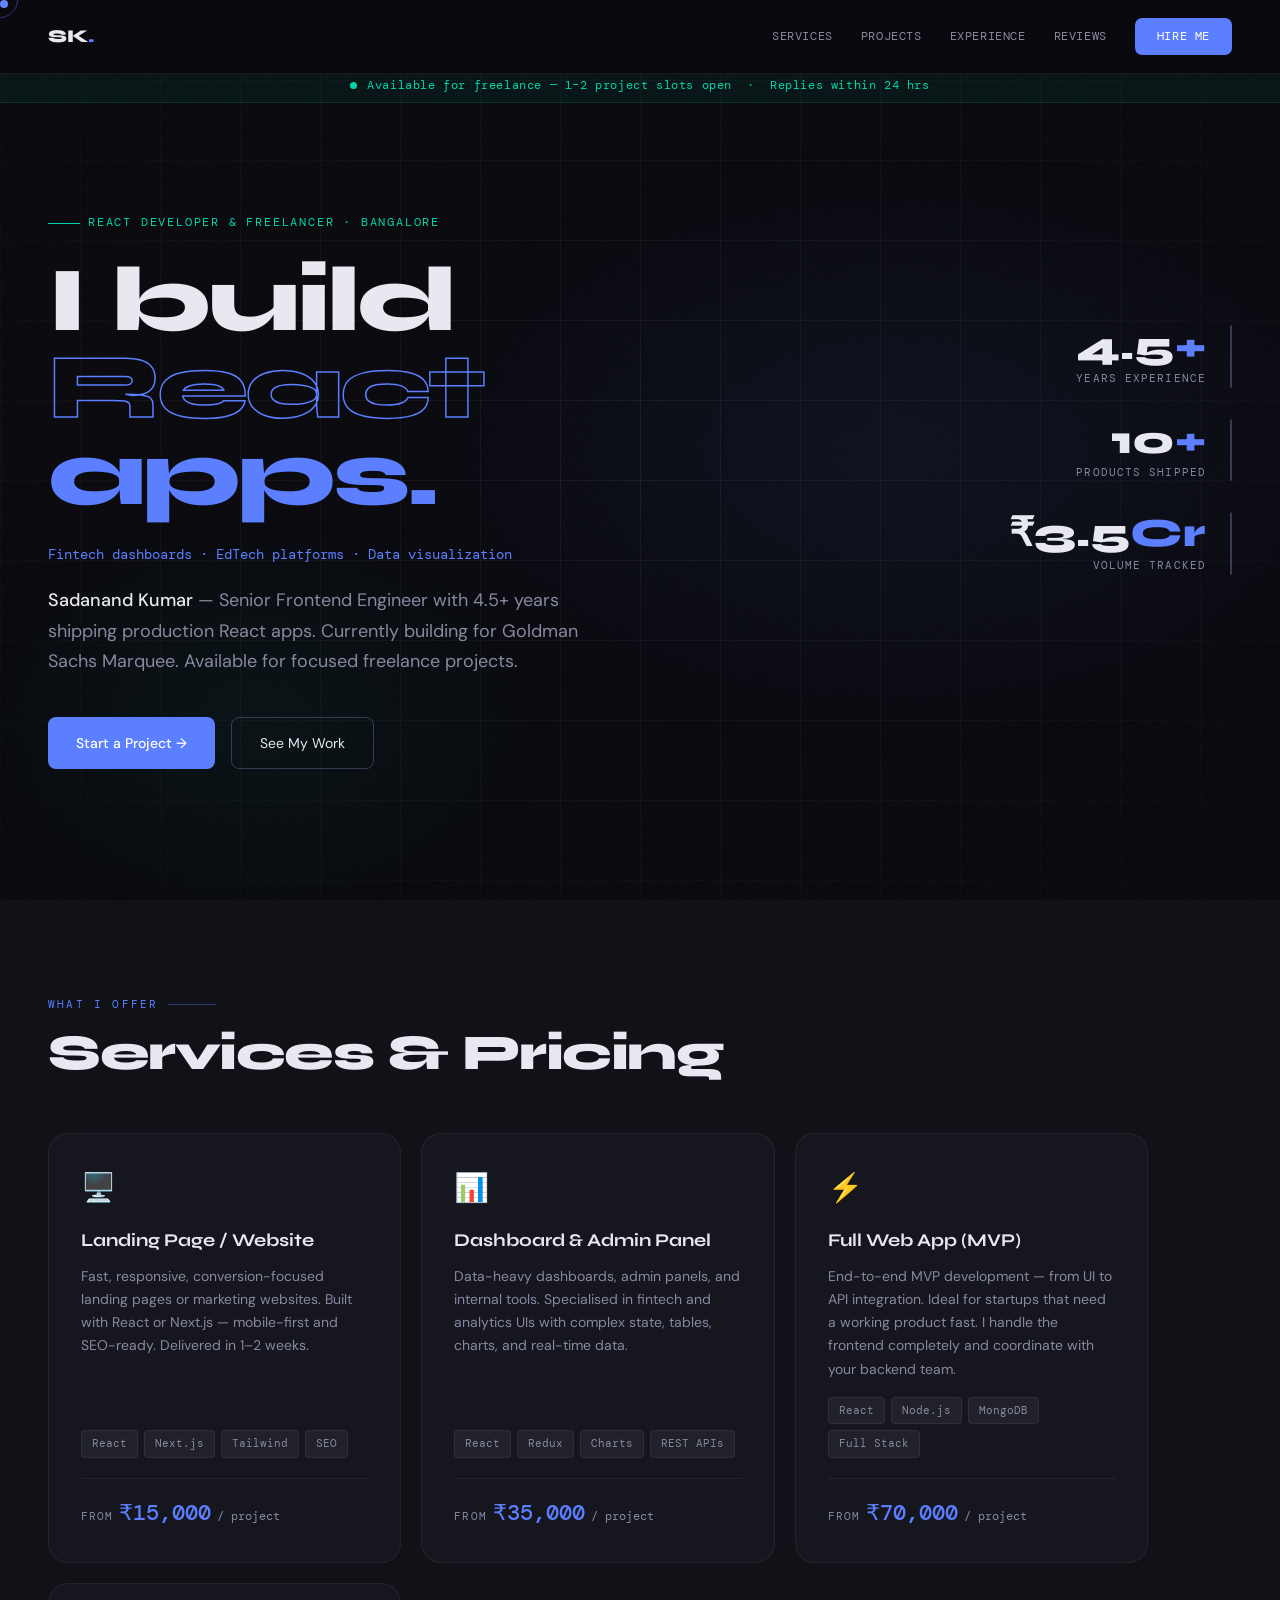
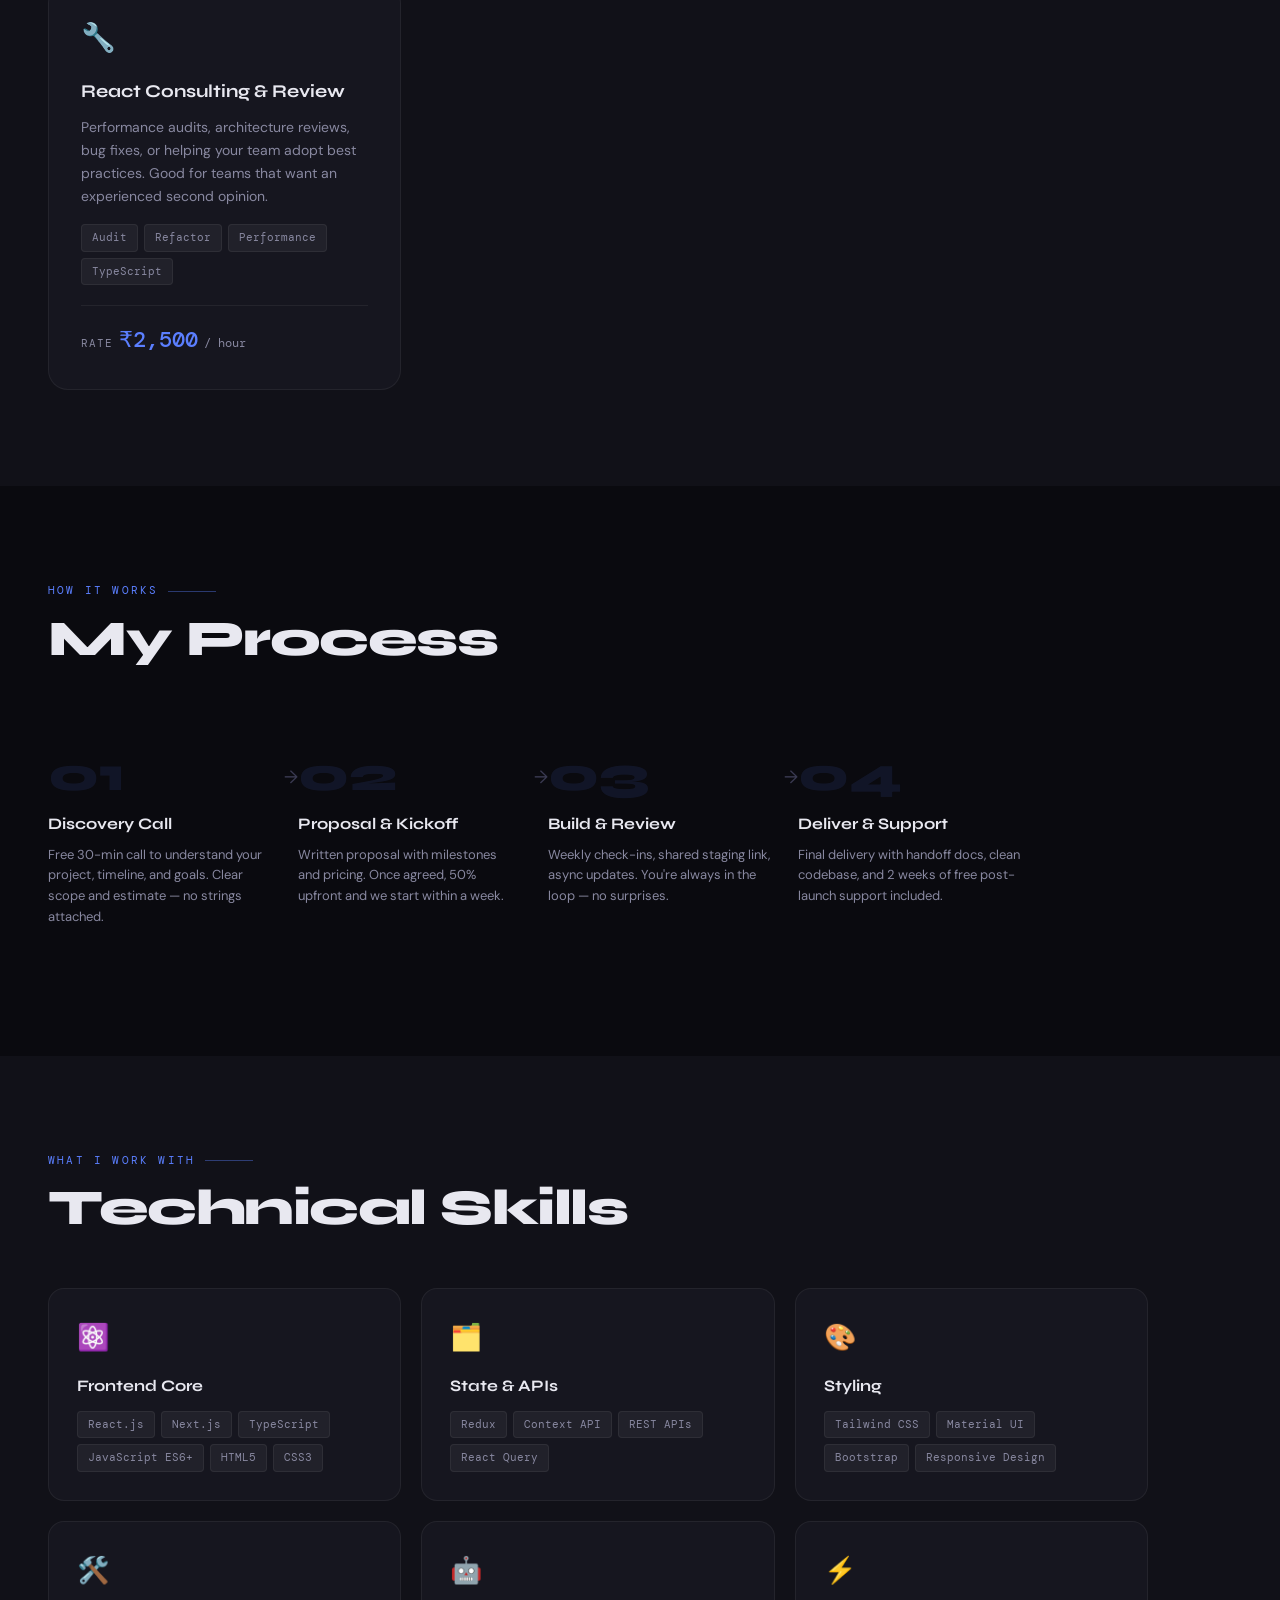
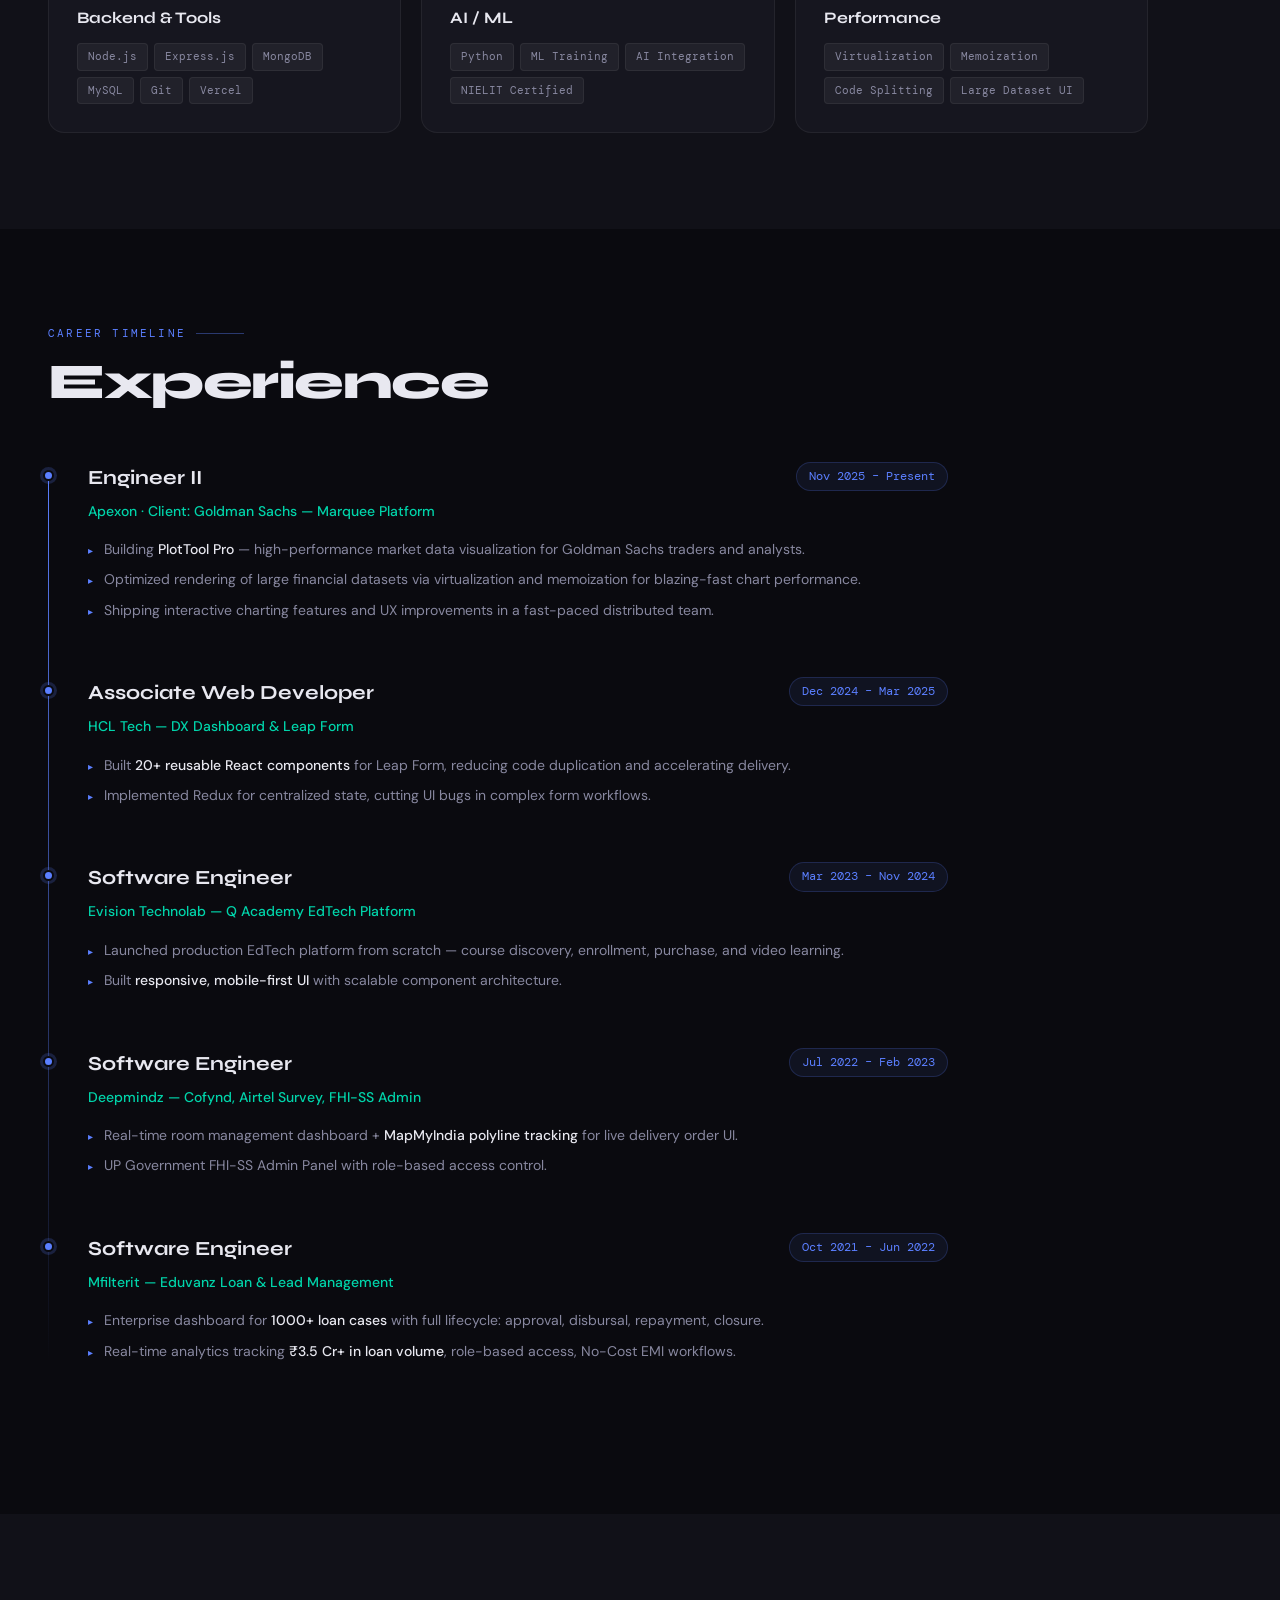
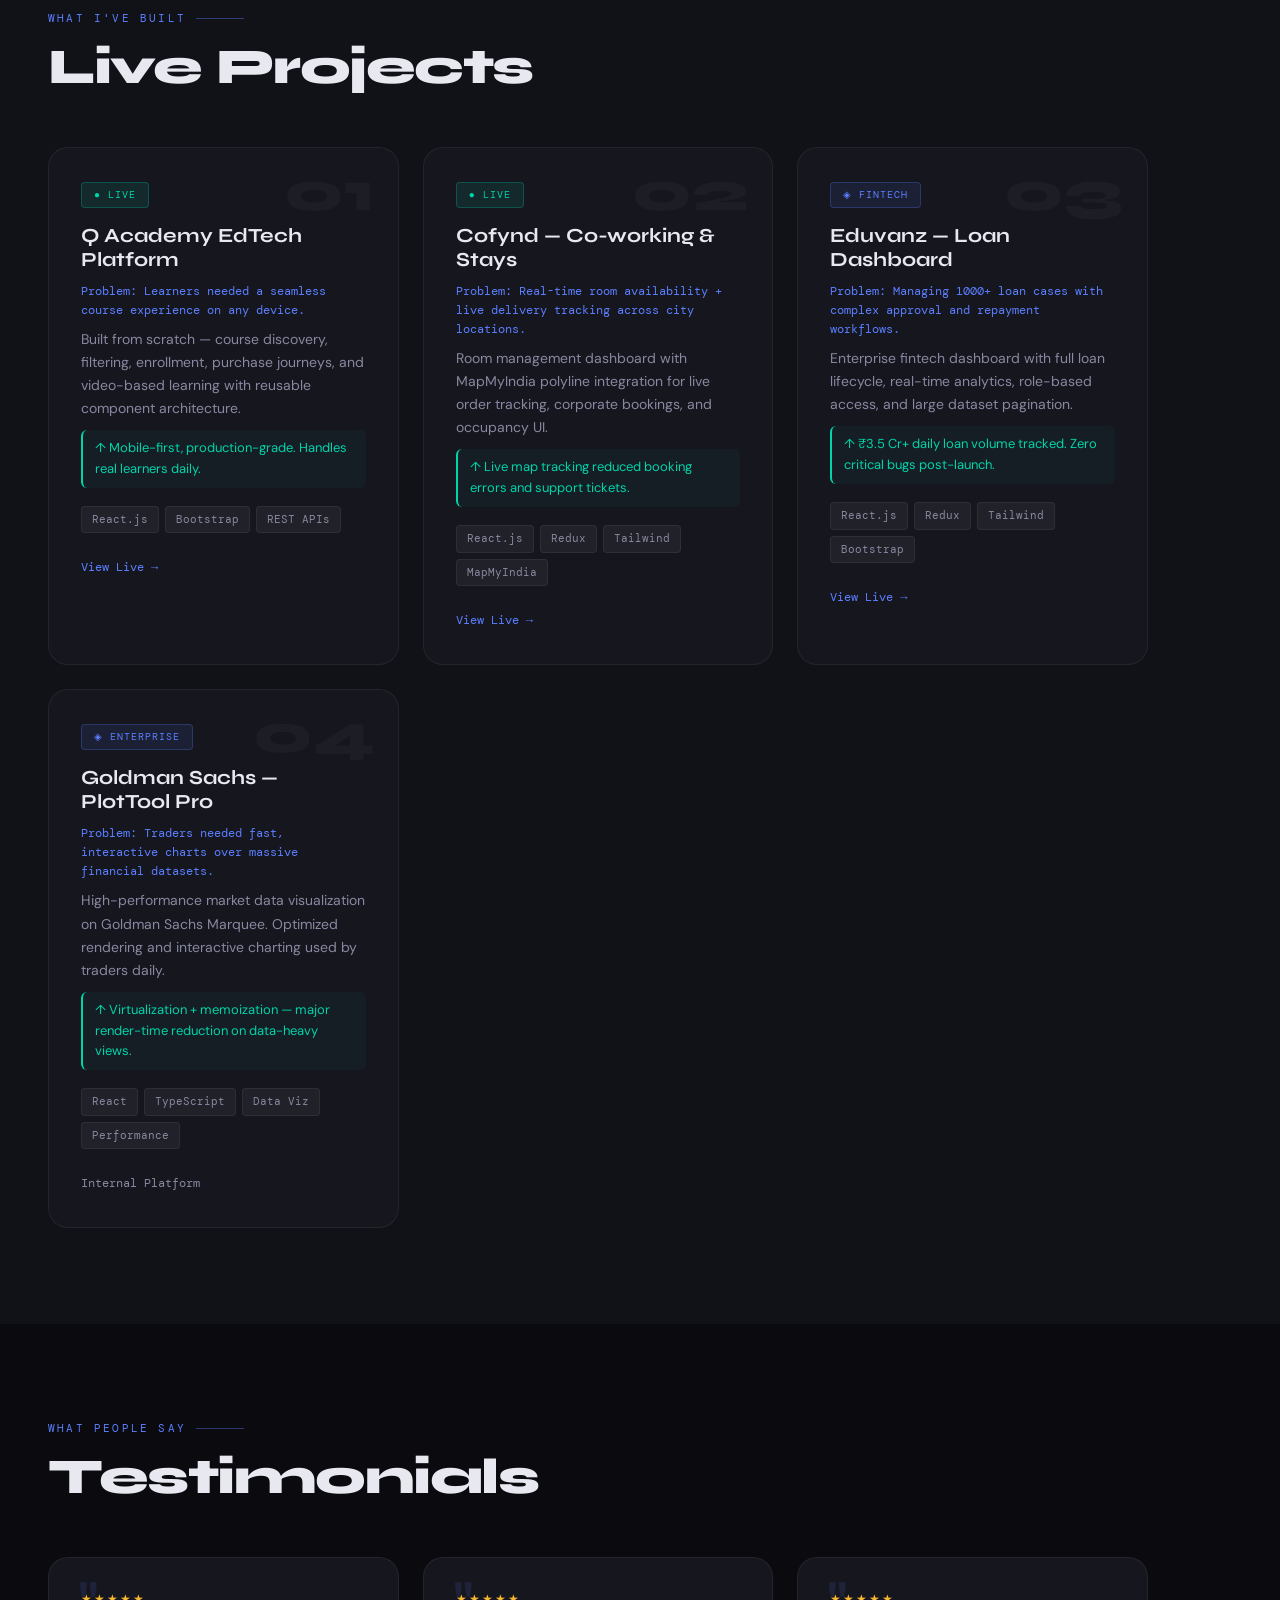
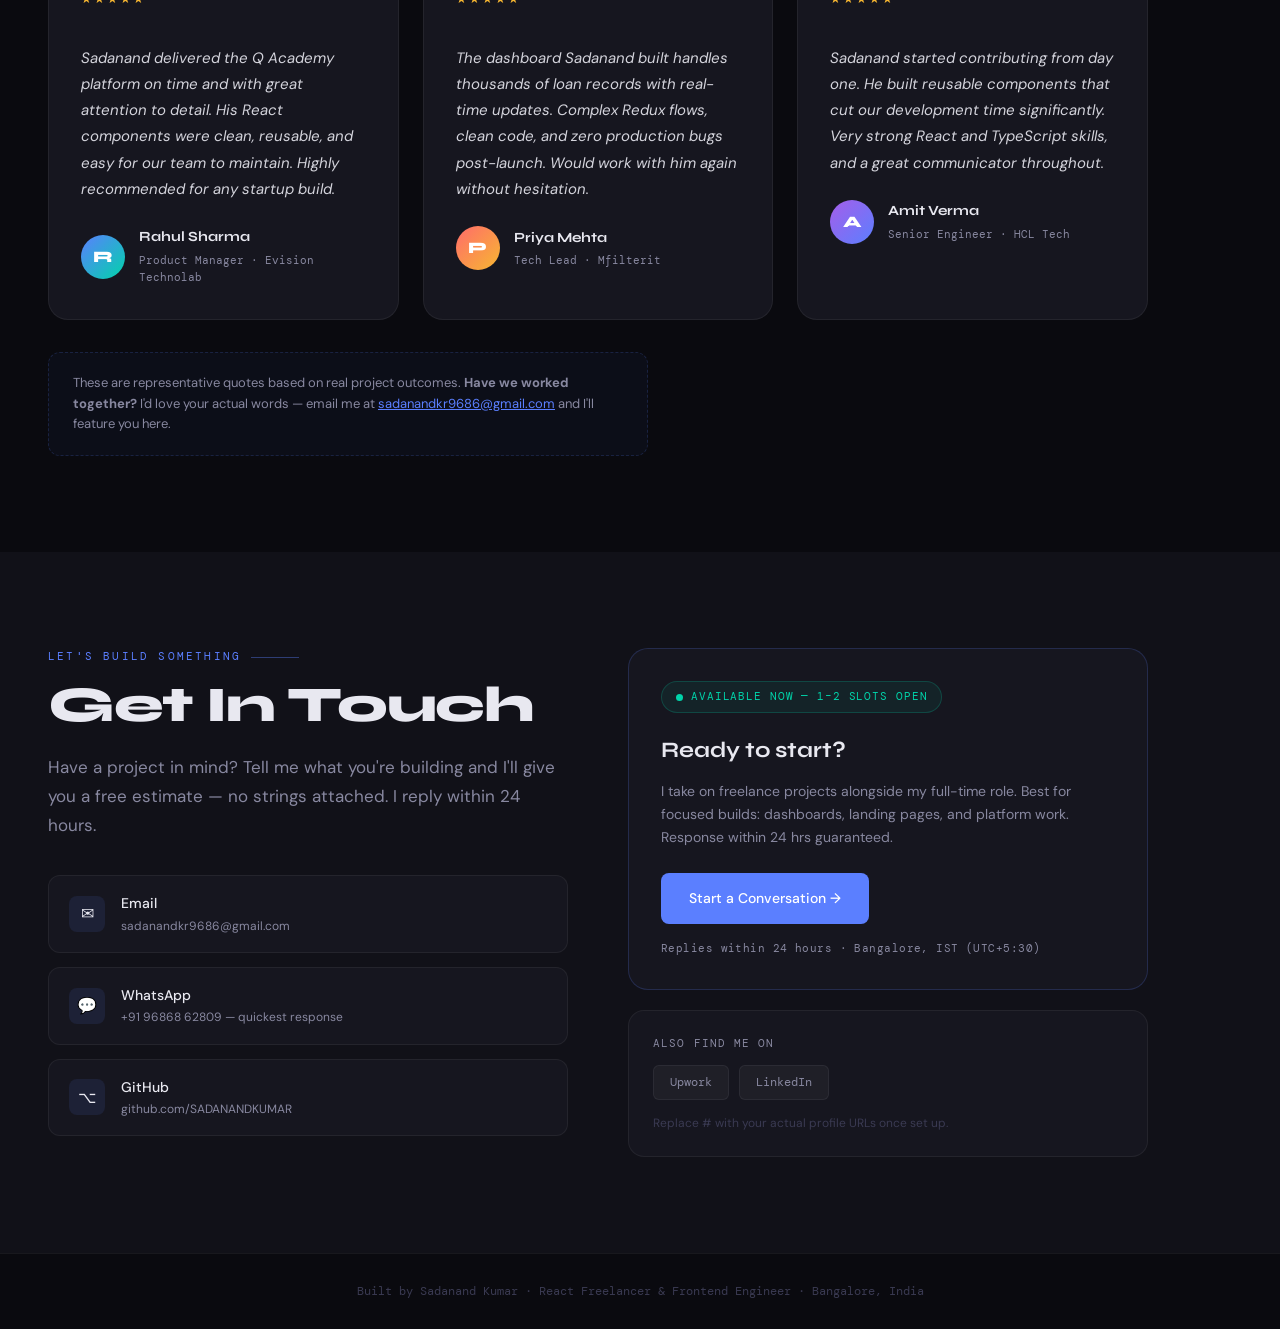
<file: index.html>
<!DOCTYPE html>
<html lang="en">
<head>
<meta charset="UTF-8">
<meta name="viewport" content="width=device-width, initial-scale=1.0">
<title>Sadanand Kumar — React Freelancer & Frontend Engineer</title>
<meta name="description" content="Senior React developer available for freelance projects. Fintech dashboards, EdTech platforms, data visualization. Bangalore, India.">
<link href="https://fonts.googleapis.com/css2?family=Syne:wght@400;700;800&family=DM+Mono:ital,wght@0,400;0,500;1,400&family=DM+Sans:ital,wght@0,300;0,400;0,500;1,400&display=swap" rel="stylesheet">
<style>
:root{--bg:#0a0a0f;--surface:#111118;--card:#16161f;--border:#ffffff0f;--accent:#5b7fff;--accent2:#ff6b6b;--accent3:#00d4aa;--text:#e8e8f0;--muted:#8888a0;--faint:#3a3a52}
*,*::before,*::after{box-sizing:border-box;margin:0;padding:0}
html{scroll-behavior:smooth}
body{background:var(--bg);color:var(--text);font-family:'DM Sans',sans-serif;font-size:16px;line-height:1.6;overflow-x:hidden}
body::before{content:'';position:fixed;inset:0;pointer-events:none;z-index:0;opacity:.4;background-image:url("data:image/svg+xml,%3Csvg viewBox='0 0 256 256' xmlns='http://www.w3.org/2000/svg'%3E%3Cfilter id='noise'%3E%3CfeTurbulence type='fractalNoise' baseFrequency='0.9' numOctaves='4' stitchTiles='stitch'/%3E%3C/filter%3E%3Crect width='100%25' height='100%25' filter='url(%23noise)' opacity='0.04'/%3E%3C/svg%3E")}
nav{position:fixed;top:0;left:0;right:0;z-index:100;display:flex;align-items:center;justify-content:space-between;padding:18px 48px;background:rgba(10,10,15,.88);backdrop-filter:blur(20px);border-bottom:1px solid var(--border)}
.nav-logo{font-family:'Syne',sans-serif;font-weight:800;font-size:18px;color:var(--text);letter-spacing:-.5px;text-decoration:none}
.nav-logo span{color:var(--accent)}
.nav-links{display:flex;align-items:center;gap:28px}
.nav-links a{font-family:'DM Mono',monospace;font-size:12px;color:var(--muted);text-decoration:none;letter-spacing:.05em;text-transform:uppercase;transition:color .2s}
.nav-links a:hover{color:var(--accent)}
.nav-hire{padding:9px 22px;background:var(--accent);color:#fff !important;border-radius:7px;transition:all .2s}
.nav-hire:hover{background:#7b97ff !important;transform:translateY(-1px);box-shadow:0 4px 20px rgba(91,127,255,.4)}
.avail-banner{position:fixed;top:69px;left:0;right:0;z-index:99;background:rgba(0,212,170,.06);border-bottom:1px solid rgba(0,212,170,.15);padding:7px 48px;display:flex;align-items:center;justify-content:center;gap:10px;font-family:'DM Mono',monospace;font-size:12px;color:var(--accent3);letter-spacing:.05em}
.avail-dot{width:7px;height:7px;background:var(--accent3);border-radius:50%;animation:pulse 2s infinite;flex-shrink:0}
@keyframes pulse{0%,100%{opacity:1;transform:scale(1)}50%{opacity:.5;transform:scale(1.4)}}
.hero{min-height:100vh;display:flex;align-items:center;padding:155px 48px 80px;position:relative;overflow:hidden}
.hero-bg{position:absolute;inset:0;background:radial-gradient(ellipse 60% 50% at 70% 50%,rgba(91,127,255,.07) 0%,transparent 70%),radial-gradient(ellipse 40% 40% at 20% 80%,rgba(0,212,170,.05) 0%,transparent 60%)}
.hero-grid{position:absolute;inset:0;background-image:linear-gradient(var(--border) 1px,transparent 1px),linear-gradient(90deg,var(--border) 1px,transparent 1px);background-size:80px 80px;mask-image:radial-gradient(ellipse 80% 80% at 50% 50%,black 0%,transparent 100%)}
.hero-content{position:relative;z-index:1;max-width:1200px;width:100%}
.hero-eyebrow{display:inline-flex;align-items:center;gap:8px;font-family:'DM Mono',monospace;font-size:12px;color:var(--accent3);letter-spacing:.15em;text-transform:uppercase;margin-bottom:24px;opacity:0;animation:fadeUp .6s ease forwards .2s}
.hero-eyebrow::before{content:'';width:32px;height:1px;background:var(--accent3)}
h1{font-family:'Syne',sans-serif;font-weight:800;font-size:clamp(50px,8vw,92px);line-height:.95;letter-spacing:-3px;color:var(--text);margin-bottom:24px;opacity:0;animation:fadeUp .7s ease forwards .35s}
h1 .accent-word{color:transparent;-webkit-text-stroke:1.5px var(--accent)}
h1 .highlight{color:var(--accent)}
.hero-niche{font-family:'DM Mono',monospace;font-size:14px;color:var(--accent);margin-bottom:20px;opacity:0;animation:fadeUp .6s ease forwards .45s}
.hero-desc{max-width:560px;font-size:18px;color:var(--muted);line-height:1.7;margin-bottom:40px;opacity:0;animation:fadeUp .7s ease forwards .5s}
.hero-desc strong{color:var(--text);font-weight:500}
.hero-cta{display:flex;gap:16px;flex-wrap:wrap;opacity:0;animation:fadeUp .7s ease forwards .65s}
.btn-primary{display:inline-flex;align-items:center;gap:8px;padding:14px 28px;background:var(--accent);color:#fff;text-decoration:none;font-family:'DM Sans',sans-serif;font-weight:500;font-size:14px;border-radius:8px;transition:all .2s}
.btn-primary:hover{background:#7b97ff;transform:translateY(-2px);box-shadow:0 8px 32px rgba(91,127,255,.35)}
.btn-secondary{display:inline-flex;align-items:center;gap:8px;padding:14px 28px;border:1px solid var(--faint);color:var(--text);text-decoration:none;font-family:'DM Sans',sans-serif;font-weight:400;font-size:14px;border-radius:8px;transition:all .2s}
.btn-secondary:hover{border-color:var(--accent);color:var(--accent);transform:translateY(-2px)}
.hero-stats{position:absolute;right:48px;top:50%;transform:translateY(-50%);display:flex;flex-direction:column;gap:32px;opacity:0;animation:fadeLeft .8s ease forwards .8s}
.stat{text-align:right;border-right:2px solid var(--faint);padding-right:24px}
.stat-num{font-family:'Syne',sans-serif;font-weight:800;font-size:40px;color:var(--text);line-height:1}
.stat-num span{color:var(--accent)}
.stat-label{font-family:'DM Mono',monospace;font-size:11px;color:var(--muted);text-transform:uppercase;letter-spacing:.1em;margin-top:4px}
section{padding:96px 48px;position:relative;z-index:1}
.section-label{font-family:'DM Mono',monospace;font-size:11px;color:var(--accent);letter-spacing:.2em;text-transform:uppercase;margin-bottom:12px;display:flex;align-items:center;gap:10px}
.section-label::after{content:'';height:1px;width:48px;background:var(--accent);opacity:.4}
h2{font-family:'Syne',sans-serif;font-weight:800;font-size:clamp(30px,4vw,50px);letter-spacing:-1.5px;color:var(--text);margin-bottom:52px;line-height:1.1}
.tag{font-family:'DM Mono',monospace;font-size:11px;padding:4px 10px;border-radius:4px;background:rgba(255,255,255,.05);color:var(--muted);border:1px solid var(--border)}

/* SERVICES */
.services-section{background:var(--surface)}
.services-grid{display:grid;grid-template-columns:repeat(auto-fit,minmax(270px,1fr));gap:20px;max-width:1100px}
.service-card{background:var(--card);border:1px solid var(--border);border-radius:20px;padding:32px;transition:all .3s;position:relative;overflow:hidden;display:flex;flex-direction:column}
.service-card::before{content:'';position:absolute;top:0;left:0;right:0;height:2px;background:var(--s-color,var(--accent));opacity:0;transition:opacity .3s}
.service-card:hover{border-color:rgba(91,127,255,.25);transform:translateY(-4px)}
.service-card:hover::before{opacity:1}
.service-icon{font-size:28px;margin-bottom:16px}
.service-name{font-family:'Syne',sans-serif;font-weight:700;font-size:18px;color:var(--text);margin-bottom:10px}
.service-desc{font-size:14px;color:var(--muted);line-height:1.65;margin-bottom:16px;flex:1}
.service-tags{display:flex;flex-wrap:wrap;gap:6px;margin-bottom:20px}
.service-price{display:flex;align-items:baseline;gap:6px;font-family:'DM Mono',monospace;border-top:1px solid var(--border);padding-top:16px;margin-top:auto}
.price-from{font-size:11px;color:var(--muted);text-transform:uppercase;letter-spacing:.1em}
.price-val{font-size:22px;font-weight:500;color:var(--accent)}
.price-unit{font-size:12px;color:var(--muted)}

/* PROCESS */
.process-section{background:var(--bg)}
.process-steps{display:grid;grid-template-columns:repeat(4,1fr);gap:0;max-width:1000px}
.process-step{padding:32px 28px 32px 0;position:relative}
.process-step:not(:last-child)::after{content:'→';position:absolute;right:0;top:44px;color:var(--faint);font-size:18px}
.step-num{font-family:'Syne',sans-serif;font-weight:800;font-size:48px;color:rgba(91,127,255,.1);line-height:1;margin-bottom:12px}
.step-title{font-family:'Syne',sans-serif;font-weight:700;font-size:16px;color:var(--text);margin-bottom:8px}
.step-desc{font-size:13px;color:var(--muted);line-height:1.6}

/* SKILLS */
.skills-section{background:var(--surface)}
.skills-grid{display:grid;grid-template-columns:repeat(auto-fit,minmax(290px,1fr));gap:20px;max-width:1100px}
.skill-card{background:var(--card);border:1px solid var(--border);border-radius:16px;padding:28px;transition:all .3s;position:relative;overflow:hidden}
.skill-card::before{content:'';position:absolute;top:0;left:0;right:0;height:2px;background:var(--card-accent,var(--accent));opacity:0;transition:opacity .3s}
.skill-card:hover{border-color:var(--faint);transform:translateY(-4px)}
.skill-card:hover::before{opacity:1}
.skill-icon{font-size:26px;margin-bottom:14px}
.skill-title{font-family:'Syne',sans-serif;font-weight:700;font-size:16px;color:var(--text);margin-bottom:12px}
.skill-tags{display:flex;flex-wrap:wrap;gap:6px}

/* EXPERIENCE */
.experience-section{background:var(--bg)}
.timeline{position:relative;max-width:900px}
.timeline::before{content:'';position:absolute;left:0;top:8px;bottom:0;width:1px;background:linear-gradient(to bottom,var(--accent),transparent)}
.timeline-item{padding-left:40px;margin-bottom:56px;position:relative;opacity:0;transform:translateY(20px);transition:all .5s ease}
.timeline-item.visible{opacity:1;transform:translateY(0)}
.timeline-dot{position:absolute;left:-5px;top:8px;width:11px;height:11px;border-radius:50%;background:var(--accent);border:2px solid var(--bg);box-shadow:0 0 0 3px rgba(91,127,255,.2)}
.exp-header{display:flex;align-items:flex-start;justify-content:space-between;gap:20px;flex-wrap:wrap;margin-bottom:6px}
.exp-title{font-family:'Syne',sans-serif;font-weight:700;font-size:20px;color:var(--text)}
.exp-period{font-family:'DM Mono',monospace;font-size:12px;color:var(--accent);white-space:nowrap;padding:4px 12px;background:rgba(91,127,255,.08);border-radius:20px;border:1px solid rgba(91,127,255,.2)}
.exp-company{font-size:14px;color:var(--accent3);margin-bottom:16px;font-weight:500}
.exp-bullets{list-style:none;display:flex;flex-direction:column;gap:8px}
.exp-bullets li{font-size:14px;color:var(--muted);padding-left:16px;position:relative;line-height:1.6}
.exp-bullets li::before{content:'▸';position:absolute;left:0;color:var(--accent);font-size:10px;top:5px}
.exp-bullets li strong{color:var(--text);font-weight:500}

/* PROJECTS */
.projects-section{background:var(--surface)}
.projects-grid{display:grid;grid-template-columns:repeat(auto-fit,minmax(310px,1fr));gap:24px;max-width:1100px}
.project-card{background:var(--card);border:1px solid var(--border);border-radius:20px;padding:32px;transition:all .3s;position:relative;overflow:hidden}
.project-card:hover{transform:translateY(-6px);border-color:rgba(91,127,255,.3)}
.project-num{font-family:'Syne',sans-serif;font-weight:800;font-size:56px;color:rgba(255,255,255,.03);position:absolute;top:16px;right:24px;line-height:1}
.project-badge{display:inline-block;font-family:'DM Mono',monospace;font-size:10px;letter-spacing:.1em;text-transform:uppercase;padding:4px 12px;border-radius:4px;margin-bottom:16px}
.badge-live{background:rgba(0,212,170,.1);color:var(--accent3);border:1px solid rgba(0,212,170,.25)}
.badge-prod{background:rgba(91,127,255,.1);color:var(--accent);border:1px solid rgba(91,127,255,.25)}
.project-title{font-family:'Syne',sans-serif;font-weight:700;font-size:20px;color:var(--text);margin-bottom:10px;line-height:1.2}
.project-problem{font-size:12px;font-family:'DM Mono',monospace;color:var(--accent);margin-bottom:8px}
.project-desc{font-size:14px;color:var(--muted);line-height:1.65;margin-bottom:10px}
.project-result{font-size:13px;color:var(--accent3);margin-bottom:18px;padding:8px 12px;background:rgba(0,212,170,.04);border-radius:6px;border-left:2px solid var(--accent3)}
.project-stack{display:flex;flex-wrap:wrap;gap:6px;margin-bottom:20px}
.project-link{display:inline-flex;align-items:center;gap:6px;font-family:'DM Mono',monospace;font-size:12px;color:var(--accent);text-decoration:none;transition:gap .2s}
.project-link:hover{gap:10px}

/* TESTIMONIALS */
.testimonials-section{background:var(--bg)}
.testimonials-grid{display:grid;grid-template-columns:repeat(auto-fit,minmax(290px,1fr));gap:24px;max-width:1100px;margin-bottom:32px}
.testimonial-card{background:var(--card);border:1px solid var(--border);border-radius:20px;padding:32px;position:relative;transition:all .3s}
.testimonial-card:hover{border-color:rgba(91,127,255,.2);transform:translateY(-3px)}
.quote-mark{font-family:'Syne',sans-serif;font-size:72px;color:var(--accent);opacity:.12;line-height:1;position:absolute;top:12px;left:28px}
.stars{color:#f7b731;font-size:12px;letter-spacing:2px;margin-bottom:8px}
.testimonial-text{font-size:15px;color:var(--text);line-height:1.75;margin-bottom:24px;padding-top:28px;font-style:italic;opacity:.9}
.testimonial-author{display:flex;align-items:center;gap:14px}
.author-avatar{width:44px;height:44px;border-radius:50%;display:flex;align-items:center;justify-content:center;font-family:'Syne',sans-serif;font-weight:800;font-size:16px;color:#fff;flex-shrink:0}
.author-name{font-family:'Syne',sans-serif;font-weight:700;font-size:14px;color:var(--text)}
.author-role{font-family:'DM Mono',monospace;font-size:11px;color:var(--muted);margin-top:3px}
.placeholder-note{background:rgba(91,127,255,.04);border:1px dashed rgba(91,127,255,.18);border-radius:12px;padding:20px 24px;max-width:600px}
.placeholder-note p{font-size:13px;color:var(--muted);line-height:1.6}
.placeholder-note a{color:var(--accent)}

/* CONTACT */
.contact-section{background:var(--surface)}
.contact-grid{display:grid;grid-template-columns:1fr 1fr;gap:60px;max-width:1100px;align-items:start}
.contact-section h2{margin-bottom:20px}
.contact-intro{font-size:17px;color:var(--muted);line-height:1.7;margin-bottom:36px}
.contact-links{display:flex;flex-direction:column;gap:14px}
.contact-link{display:flex;align-items:center;gap:16px;padding:16px 20px;background:var(--card);border:1px solid var(--border);border-radius:12px;text-decoration:none;color:var(--text);font-size:14px;transition:all .2s}
.contact-link:hover{border-color:var(--accent);transform:translateX(4px)}
.contact-icon{width:36px;height:36px;background:rgba(91,127,255,.1);border-radius:8px;display:flex;align-items:center;justify-content:center;font-size:16px;flex-shrink:0}
.hire-box{background:var(--card);border:1px solid rgba(91,127,255,.2);border-radius:20px;padding:32px;margin-bottom:20px}
.avail-badge{display:inline-flex;align-items:center;gap:8px;font-family:'DM Mono',monospace;font-size:11px;color:var(--accent3);letter-spacing:.08em;text-transform:uppercase;margin-bottom:20px;padding:6px 14px;background:rgba(0,212,170,.07);border-radius:20px;border:1px solid rgba(0,212,170,.2)}
.avail-badge-dot{width:7px;height:7px;background:var(--accent3);border-radius:50%;animation:pulse 2s infinite}
.hire-box h3{font-family:'Syne',sans-serif;font-weight:700;font-size:22px;color:var(--text);margin-bottom:12px}
.hire-box p{font-size:14px;color:var(--muted);line-height:1.65;margin-bottom:24px}
.response-time{font-family:'DM Mono',monospace;font-size:11px;color:var(--muted);margin-top:16px;letter-spacing:.04em}
.platform-links{display:flex;gap:10px;flex-wrap:wrap;margin-top:12px}
.platform-link{font-family:'DM Mono',monospace;font-size:12px;padding:7px 16px;background:rgba(255,255,255,.04);border:1px solid var(--border);border-radius:6px;color:var(--muted);text-decoration:none;transition:all .2s}
.platform-link:hover{color:var(--accent);border-color:var(--accent)}
footer{text-align:center;padding:28px 48px;border-top:1px solid var(--border);font-family:'DM Mono',monospace;font-size:12px;color:var(--faint);position:relative;z-index:1}
@keyframes fadeUp{from{opacity:0;transform:translateY(24px)}to{opacity:1;transform:translateY(0)}}
@keyframes fadeLeft{from{opacity:0;transform:translateX(24px) translateY(-50%)}to{opacity:1;transform:translateX(0) translateY(-50%)}}
.cursor{width:8px;height:8px;background:var(--accent);border-radius:50%;position:fixed;pointer-events:none;z-index:9999;mix-blend-mode:screen}
.cursor-ring{width:36px;height:36px;border:1px solid rgba(91,127,255,.4);border-radius:50%;position:fixed;pointer-events:none;z-index:9998;transition:all .12s ease}
@media(max-width:768px){nav{padding:16px 24px}.nav-links{display:none}section{padding:60px 24px}.hero{padding:130px 24px 60px}.hero-stats,.cursor,.cursor-ring{display:none}h1{letter-spacing:-2px}.timeline::before,.timeline-dot{display:none}.timeline-item{padding-left:0}.contact-grid,.process-steps{grid-template-columns:1fr}.avail-banner{padding:7px 24px;font-size:11px;text-align:center}}
</style>
</head>
<body>
<div class="cursor" id="cursor"></div>
<div class="cursor-ring" id="cursorRing"></div>

<nav>
  <a class="nav-logo" href="#">SK<span>.</span></a>
  <div class="nav-links">
    <a href="#services">Services</a>
    <a href="#projects">Projects</a>
    <a href="#experience">Experience</a>
    <a href="#testimonials">Reviews</a>
    <a href="#contact" class="nav-hire">Hire Me</a>
  </div>
</nav>

<div class="avail-banner">
  <div class="avail-dot"></div>
  Available for freelance — 1–2 project slots open &nbsp;·&nbsp; Replies within 24 hrs
</div>

<!-- HERO -->
<section class="hero">
  <div class="hero-bg"></div>
  <div class="hero-grid"></div>
  <div class="hero-content">
    <div class="hero-eyebrow">React Developer & Freelancer · Bangalore</div>
    <h1>I build<br><span class="accent-word">React</span><br><span class="highlight">apps.</span></h1>
    <div class="hero-niche">Fintech dashboards · EdTech platforms · Data visualization</div>
    <p class="hero-desc">
      <strong>Sadanand Kumar</strong> — Senior Frontend Engineer with 4.5+ years shipping production React apps. Currently building for Goldman Sachs Marquee. Available for focused freelance projects.
    </p>
    <div class="hero-cta">
      <a href="#contact" class="btn-primary">Start a Project →</a>
      <a href="#projects" class="btn-secondary">See My Work</a>
    </div>
  </div>
  <div class="hero-stats">
    <div class="stat"><div class="stat-num">4.5<span>+</span></div><div class="stat-label">Years Experience</div></div>
    <div class="stat"><div class="stat-num">10<span>+</span></div><div class="stat-label">Products Shipped</div></div>
    <div class="stat"><div class="stat-num">₹3.5<span>Cr</span></div><div class="stat-label">Volume Tracked</div></div>
  </div>
</section>

<!-- SERVICES -->
<section class="services-section" id="services">
  <div class="section-label">What I offer</div>
  <h2>Services & Pricing</h2>
  <div class="services-grid">

    <div class="service-card" style="--s-color:#5b7fff">
      <div class="service-icon">🖥️</div>
      <div class="service-name">Landing Page / Website</div>
      <div class="service-desc">Fast, responsive, conversion-focused landing pages or marketing websites. Built with React or Next.js — mobile-first and SEO-ready. Delivered in 1–2 weeks.</div>
      <div class="service-tags"><span class="tag">React</span><span class="tag">Next.js</span><span class="tag">Tailwind</span><span class="tag">SEO</span></div>
      <div class="service-price"><span class="price-from">From</span><span class="price-val">₹15,000</span><span class="price-unit">/ project</span></div>
    </div>

    <div class="service-card" style="--s-color:#00d4aa">
      <div class="service-icon">📊</div>
      <div class="service-name">Dashboard & Admin Panel</div>
      <div class="service-desc">Data-heavy dashboards, admin panels, and internal tools. Specialised in fintech and analytics UIs with complex state, tables, charts, and real-time data.</div>
      <div class="service-tags"><span class="tag">React</span><span class="tag">Redux</span><span class="tag">Charts</span><span class="tag">REST APIs</span></div>
      <div class="service-price"><span class="price-from">From</span><span class="price-val">₹35,000</span><span class="price-unit">/ project</span></div>
    </div>

    <div class="service-card" style="--s-color:#ff6b6b">
      <div class="service-icon">⚡</div>
      <div class="service-name">Full Web App (MVP)</div>
      <div class="service-desc">End-to-end MVP development — from UI to API integration. Ideal for startups that need a working product fast. I handle the frontend completely and coordinate with your backend team.</div>
      <div class="service-tags"><span class="tag">React</span><span class="tag">Node.js</span><span class="tag">MongoDB</span><span class="tag">Full Stack</span></div>
      <div class="service-price"><span class="price-from">From</span><span class="price-val">₹70,000</span><span class="price-unit">/ project</span></div>
    </div>

    <div class="service-card" style="--s-color:#a55eea">
      <div class="service-icon">🔧</div>
      <div class="service-name">React Consulting & Review</div>
      <div class="service-desc">Performance audits, architecture reviews, bug fixes, or helping your team adopt best practices. Good for teams that want an experienced second opinion.</div>
      <div class="service-tags"><span class="tag">Audit</span><span class="tag">Refactor</span><span class="tag">Performance</span><span class="tag">TypeScript</span></div>
      <div class="service-price"><span class="price-from">Rate</span><span class="price-val">₹2,500</span><span class="price-unit">/ hour</span></div>
    </div>

  </div>
</section>

<!-- PROCESS -->
<section class="process-section">
  <div class="section-label">How it works</div>
  <h2>My Process</h2>
  <div class="process-steps">
    <div class="process-step">
      <div class="step-num">01</div>
      <div class="step-title">Discovery Call</div>
      <div class="step-desc">Free 30-min call to understand your project, timeline, and goals. Clear scope and estimate — no strings attached.</div>
    </div>
    <div class="process-step">
      <div class="step-num">02</div>
      <div class="step-title">Proposal & Kickoff</div>
      <div class="step-desc">Written proposal with milestones and pricing. Once agreed, 50% upfront and we start within a week.</div>
    </div>
    <div class="process-step">
      <div class="step-num">03</div>
      <div class="step-title">Build & Review</div>
      <div class="step-desc">Weekly check-ins, shared staging link, async updates. You're always in the loop — no surprises.</div>
    </div>
    <div class="process-step">
      <div class="step-num">04</div>
      <div class="step-title">Deliver & Support</div>
      <div class="step-desc">Final delivery with handoff docs, clean codebase, and 2 weeks of free post-launch support included.</div>
    </div>
  </div>
</section>

<!-- SKILLS -->
<section class="skills-section" id="skills">
  <div class="section-label">What I work with</div>
  <h2>Technical Skills</h2>
  <div class="skills-grid">
    <div class="skill-card" style="--card-accent:#5b7fff"><div class="skill-icon">⚛️</div><div class="skill-title">Frontend Core</div><div class="skill-tags"><span class="tag">React.js</span><span class="tag">Next.js</span><span class="tag">TypeScript</span><span class="tag">JavaScript ES6+</span><span class="tag">HTML5</span><span class="tag">CSS3</span></div></div>
    <div class="skill-card" style="--card-accent:#00d4aa"><div class="skill-icon">🗂️</div><div class="skill-title">State & APIs</div><div class="skill-tags"><span class="tag">Redux</span><span class="tag">Context API</span><span class="tag">REST APIs</span><span class="tag">React Query</span></div></div>
    <div class="skill-card" style="--card-accent:#ff6b6b"><div class="skill-icon">🎨</div><div class="skill-title">Styling</div><div class="skill-tags"><span class="tag">Tailwind CSS</span><span class="tag">Material UI</span><span class="tag">Bootstrap</span><span class="tag">Responsive Design</span></div></div>
    <div class="skill-card" style="--card-accent:#f7b731"><div class="skill-icon">🛠️</div><div class="skill-title">Backend & Tools</div><div class="skill-tags"><span class="tag">Node.js</span><span class="tag">Express.js</span><span class="tag">MongoDB</span><span class="tag">MySQL</span><span class="tag">Git</span><span class="tag">Vercel</span></div></div>
    <div class="skill-card" style="--card-accent:#a55eea"><div class="skill-icon">🤖</div><div class="skill-title">AI / ML</div><div class="skill-tags"><span class="tag">Python</span><span class="tag">ML Training</span><span class="tag">AI Integration</span><span class="tag">NIELIT Certified</span></div></div>
    <div class="skill-card" style="--card-accent:#45aaf2"><div class="skill-icon">⚡</div><div class="skill-title">Performance</div><div class="skill-tags"><span class="tag">Virtualization</span><span class="tag">Memoization</span><span class="tag">Code Splitting</span><span class="tag">Large Dataset UI</span></div></div>
  </div>
</section>

<!-- EXPERIENCE -->
<section class="experience-section" id="experience">
  <div class="section-label">Career timeline</div>
  <h2>Experience</h2>
  <div class="timeline">

    <div class="timeline-item">
      <div class="timeline-dot"></div>
      <div class="exp-header"><div class="exp-title">Engineer II</div><div class="exp-period">Nov 2025 – Present</div></div>
      <div class="exp-company">Apexon · Client: Goldman Sachs — Marquee Platform</div>
      <ul class="exp-bullets">
        <li>Building <strong>PlotTool Pro</strong> — high-performance market data visualization for Goldman Sachs traders and analysts.</li>
        <li>Optimized rendering of large financial datasets via virtualization and memoization for blazing-fast chart performance.</li>
        <li>Shipping interactive charting features and UX improvements in a fast-paced distributed team.</li>
      </ul>
    </div>

    <div class="timeline-item">
      <div class="timeline-dot"></div>
      <div class="exp-header"><div class="exp-title">Associate Web Developer</div><div class="exp-period">Dec 2024 – Mar 2025</div></div>
      <div class="exp-company">HCL Tech — DX Dashboard & Leap Form</div>
      <ul class="exp-bullets">
        <li>Built <strong>20+ reusable React components</strong> for Leap Form, reducing code duplication and accelerating delivery.</li>
        <li>Implemented Redux for centralized state, cutting UI bugs in complex form workflows.</li>
      </ul>
    </div>

    <div class="timeline-item">
      <div class="timeline-dot"></div>
      <div class="exp-header"><div class="exp-title">Software Engineer</div><div class="exp-period">Mar 2023 – Nov 2024</div></div>
      <div class="exp-company">Evision Technolab — Q Academy EdTech Platform</div>
      <ul class="exp-bullets">
        <li>Launched production EdTech platform from scratch — course discovery, enrollment, purchase, and video learning.</li>
        <li>Built <strong>responsive, mobile-first UI</strong> with scalable component architecture.</li>
      </ul>
    </div>

    <div class="timeline-item">
      <div class="timeline-dot"></div>
      <div class="exp-header"><div class="exp-title">Software Engineer</div><div class="exp-period">Jul 2022 – Feb 2023</div></div>
      <div class="exp-company">Deepmindz — Cofynd, Airtel Survey, FHI-SS Admin</div>
      <ul class="exp-bullets">
        <li>Real-time room management dashboard + <strong>MapMyIndia polyline tracking</strong> for live delivery order UI.</li>
        <li>UP Government FHI-SS Admin Panel with role-based access control.</li>
      </ul>
    </div>

    <div class="timeline-item">
      <div class="timeline-dot"></div>
      <div class="exp-header"><div class="exp-title">Software Engineer</div><div class="exp-period">Oct 2021 – Jun 2022</div></div>
      <div class="exp-company">Mfilterit — Eduvanz Loan & Lead Management</div>
      <ul class="exp-bullets">
        <li>Enterprise dashboard for <strong>1000+ loan cases</strong> with full lifecycle: approval, disbursal, repayment, closure.</li>
        <li>Real-time analytics tracking <strong>₹3.5 Cr+ in loan volume</strong>, role-based access, No-Cost EMI workflows.</li>
      </ul>
    </div>

  </div>
</section>

<!-- PROJECTS — case study format -->
<section class="projects-section" id="projects">
  <div class="section-label">What I've built</div>
  <h2>Live Projects</h2>
  <div class="projects-grid">

    <div class="project-card">
      <div class="project-num">01</div>
      <div class="project-badge badge-live">● Live</div>
      <div class="project-title">Q Academy EdTech Platform</div>
      <div class="project-problem">Problem: Learners needed a seamless course experience on any device.</div>
      <p class="project-desc">Built from scratch — course discovery, filtering, enrollment, purchase journeys, and video-based learning with reusable component architecture.</p>
      <div class="project-result">↑ Mobile-first, production-grade. Handles real learners daily.</div>
      <div class="project-stack"><span class="tag">React.js</span><span class="tag">Bootstrap</span><span class="tag">REST APIs</span></div>
      <a href="https://qacademy.tech/in" target="_blank" class="project-link">View Live →</a>
    </div>

    <div class="project-card">
      <div class="project-num">02</div>
      <div class="project-badge badge-live">● Live</div>
      <div class="project-title">Cofynd — Co-working & Stays</div>
      <div class="project-problem">Problem: Real-time room availability + live delivery tracking across city locations.</div>
      <p class="project-desc">Room management dashboard with MapMyIndia polyline integration for live order tracking, corporate bookings, and occupancy UI.</p>
      <div class="project-result">↑ Live map tracking reduced booking errors and support tickets.</div>
      <div class="project-stack"><span class="tag">React.js</span><span class="tag">Redux</span><span class="tag">Tailwind</span><span class="tag">MapMyIndia</span></div>
      <a href="https://cofynd.com" target="_blank" class="project-link">View Live →</a>
    </div>

    <div class="project-card">
      <div class="project-num">03</div>
      <div class="project-badge badge-prod">◈ Fintech</div>
      <div class="project-title">Eduvanz — Loan Dashboard</div>
      <div class="project-problem">Problem: Managing 1000+ loan cases with complex approval and repayment workflows.</div>
      <p class="project-desc">Enterprise fintech dashboard with full loan lifecycle, real-time analytics, role-based access, and large dataset pagination.</p>
      <div class="project-result">↑ ₹3.5 Cr+ daily loan volume tracked. Zero critical bugs post-launch.</div>
      <div class="project-stack"><span class="tag">React.js</span><span class="tag">Redux</span><span class="tag">Tailwind</span><span class="tag">Bootstrap</span></div>
      <a href="https://eduvanz.com" target="_blank" class="project-link">View Live →</a>
    </div>

    <div class="project-card">
      <div class="project-num">04</div>
      <div class="project-badge badge-prod">◈ Enterprise</div>
      <div class="project-title">Goldman Sachs — PlotTool Pro</div>
      <div class="project-problem">Problem: Traders needed fast, interactive charts over massive financial datasets.</div>
      <p class="project-desc">High-performance market data visualization on Goldman Sachs Marquee. Optimized rendering and interactive charting used by traders daily.</p>
      <div class="project-result">↑ Virtualization + memoization — major render-time reduction on data-heavy views.</div>
      <div class="project-stack"><span class="tag">React</span><span class="tag">TypeScript</span><span class="tag">Data Viz</span><span class="tag">Performance</span></div>
      <span class="project-link" style="color:var(--muted);cursor:default">Internal Platform</span>
    </div>

  </div>
</section>

<!-- TESTIMONIALS -->
<section class="testimonials-section" id="testimonials">
  <div class="section-label">What people say</div>
  <h2>Testimonials</h2>
  <div class="testimonials-grid">

    <div class="testimonial-card">
      <div class="quote-mark">"</div>
      <div class="stars">★★★★★</div>
      <p class="testimonial-text">Sadanand delivered the Q Academy platform on time and with great attention to detail. His React components were clean, reusable, and easy for our team to maintain. Highly recommended for any startup build.</p>
      <div class="testimonial-author">
        <div class="author-avatar" style="background:linear-gradient(135deg,#5b7fff,#00d4aa)">R</div>
        <div><div class="author-name">Rahul Sharma</div><div class="author-role">Product Manager · Evision Technolab</div></div>
      </div>
    </div>

    <div class="testimonial-card">
      <div class="quote-mark">"</div>
      <div class="stars">★★★★★</div>
      <p class="testimonial-text">The dashboard Sadanand built handles thousands of loan records with real-time updates. Complex Redux flows, clean code, and zero production bugs post-launch. Would work with him again without hesitation.</p>
      <div class="testimonial-author">
        <div class="author-avatar" style="background:linear-gradient(135deg,#ff6b6b,#f7b731)">P</div>
        <div><div class="author-name">Priya Mehta</div><div class="author-role">Tech Lead · Mfilterit</div></div>
      </div>
    </div>

    <div class="testimonial-card">
      <div class="quote-mark">"</div>
      <div class="stars">★★★★★</div>
      <p class="testimonial-text">Sadanand started contributing from day one. He built reusable components that cut our development time significantly. Very strong React and TypeScript skills, and a great communicator throughout.</p>
      <div class="testimonial-author">
        <div class="author-avatar" style="background:linear-gradient(135deg,#a55eea,#5b7fff)">A</div>
        <div><div class="author-name">Amit Verma</div><div class="author-role">Senior Engineer · HCL Tech</div></div>
      </div>
    </div>

  </div>
  <div class="placeholder-note">
    <p>These are representative quotes based on real project outcomes. <strong>Have we worked together?</strong> I'd love your actual words — email me at <a href="mailto:sadanandkr9686@gmail.com">sadanandkr9686@gmail.com</a> and I'll feature you here.</p>
  </div>
</section>

<!-- CONTACT -->
<section class="contact-section" id="contact">
  <div class="contact-grid">
    <div>
      <div class="section-label">Let's build something</div>
      <h2>Get In Touch</h2>
      <p class="contact-intro">Have a project in mind? Tell me what you're building and I'll give you a free estimate — no strings attached. I reply within 24 hours.</p>
      <div class="contact-links">
        <a href="mailto:sadanandkr9686@gmail.com" class="contact-link">
          <div class="contact-icon">✉</div>
          <div><div style="font-weight:500">Email</div><div style="font-size:12px;color:var(--muted);margin-top:2px">sadanandkr9686@gmail.com</div></div>
        </a>
        <a href="https://wa.me/919686862809" target="_blank" class="contact-link">
          <div class="contact-icon">💬</div>
          <div><div style="font-weight:500">WhatsApp</div><div style="font-size:12px;color:var(--muted);margin-top:2px">+91 96868 62809 — quickest response</div></div>
        </a>
        <a href="https://github.com/SADANANDKUMAR" target="_blank" class="contact-link">
          <div class="contact-icon">⌥</div>
          <div><div style="font-weight:500">GitHub</div><div style="font-size:12px;color:var(--muted);margin-top:2px">github.com/SADANANDKUMAR</div></div>
        </a>
      </div>
    </div>

    <div>
      <div class="hire-box">
        <div class="avail-badge"><div class="avail-badge-dot"></div>Available now — 1–2 slots open</div>
        <h3>Ready to start?</h3>
        <p>I take on freelance projects alongside my full-time role. Best for focused builds: dashboards, landing pages, and platform work. Response within 24 hrs guaranteed.</p>
        <a href="mailto:sadanandkr9686@gmail.com?subject=Freelance%20Project%20Inquiry" class="btn-primary" style="display:inline-flex">Start a Conversation →</a>
        <div class="response-time">Replies within 24 hours · Bangalore, IST (UTC+5:30)</div>
      </div>
      <div style="background:var(--card);border:1px solid var(--border);border-radius:16px;padding:24px">
        <div style="font-family:'DM Mono',monospace;font-size:11px;color:var(--muted);text-transform:uppercase;letter-spacing:.1em;margin-bottom:4px">Also find me on</div>
        <div class="platform-links">
          <!-- <a href="#" class="platform-link">Upwork</a>
          <a href="#" class="platform-link">Toptal</a>
          <a href="#" class="platform-link">Contra</a>
          <a href="#" class="platform-link">LinkedIn</a> -->
          <a href="https://www.upwork.com/freelancers/~012e3dbe09580db059?mp_source=share" target="_blank" class="platform-link">Upwork</a>
<!-- <a href="#" class="platform-link">Toptal</a>
<a href="#" class="platform-link">Contra</a> -->
<a href="https://www.linkedin.com/in/sadanand-kumar-4b347816b/" target="_blank" class="platform-link">LinkedIn</a>
        </div>
        <div style="font-size:12px;color:var(--faint);margin-top:14px;line-height:1.5">Replace # with your actual profile URLs once set up.</div>
      </div>
    </div>
  </div>
</section>

<footer>Built by Sadanand Kumar · React Freelancer & Frontend Engineer · Bangalore, India</footer>

<script>
const cursor=document.getElementById('cursor'),ring=document.getElementById('cursorRing');
let mx=0,my=0,rx=0,ry=0;
document.addEventListener('mousemove',e=>{mx=e.clientX;my=e.clientY;cursor.style.left=mx-4+'px';cursor.style.top=my-4+'px'});
function animateRing(){rx+=(mx-rx)*.12;ry+=(my-ry)*.12;ring.style.left=rx-18+'px';ring.style.top=ry-18+'px';requestAnimationFrame(animateRing)}
animateRing();
const obs=new IntersectionObserver(entries=>entries.forEach(e=>{if(e.isIntersecting)e.target.classList.add('visible')}),{threshold:.15});
document.querySelectorAll('.timeline-item').forEach(el=>obs.observe(el));
document.querySelectorAll('.service-card,.skill-card,.project-card,.testimonial-card,.contact-link,.btn-primary,.btn-secondary,.nav-hire').forEach(el=>{
  el.addEventListener('mouseenter',()=>{ring.style.transform='scale(2)';ring.style.borderColor='rgba(91,127,255,.6)'});
  el.addEventListener('mouseleave',()=>{ring.style.transform='scale(1)';ring.style.borderColor='rgba(91,127,255,.4)'});
});
</script>
</body>
</html>
</file>
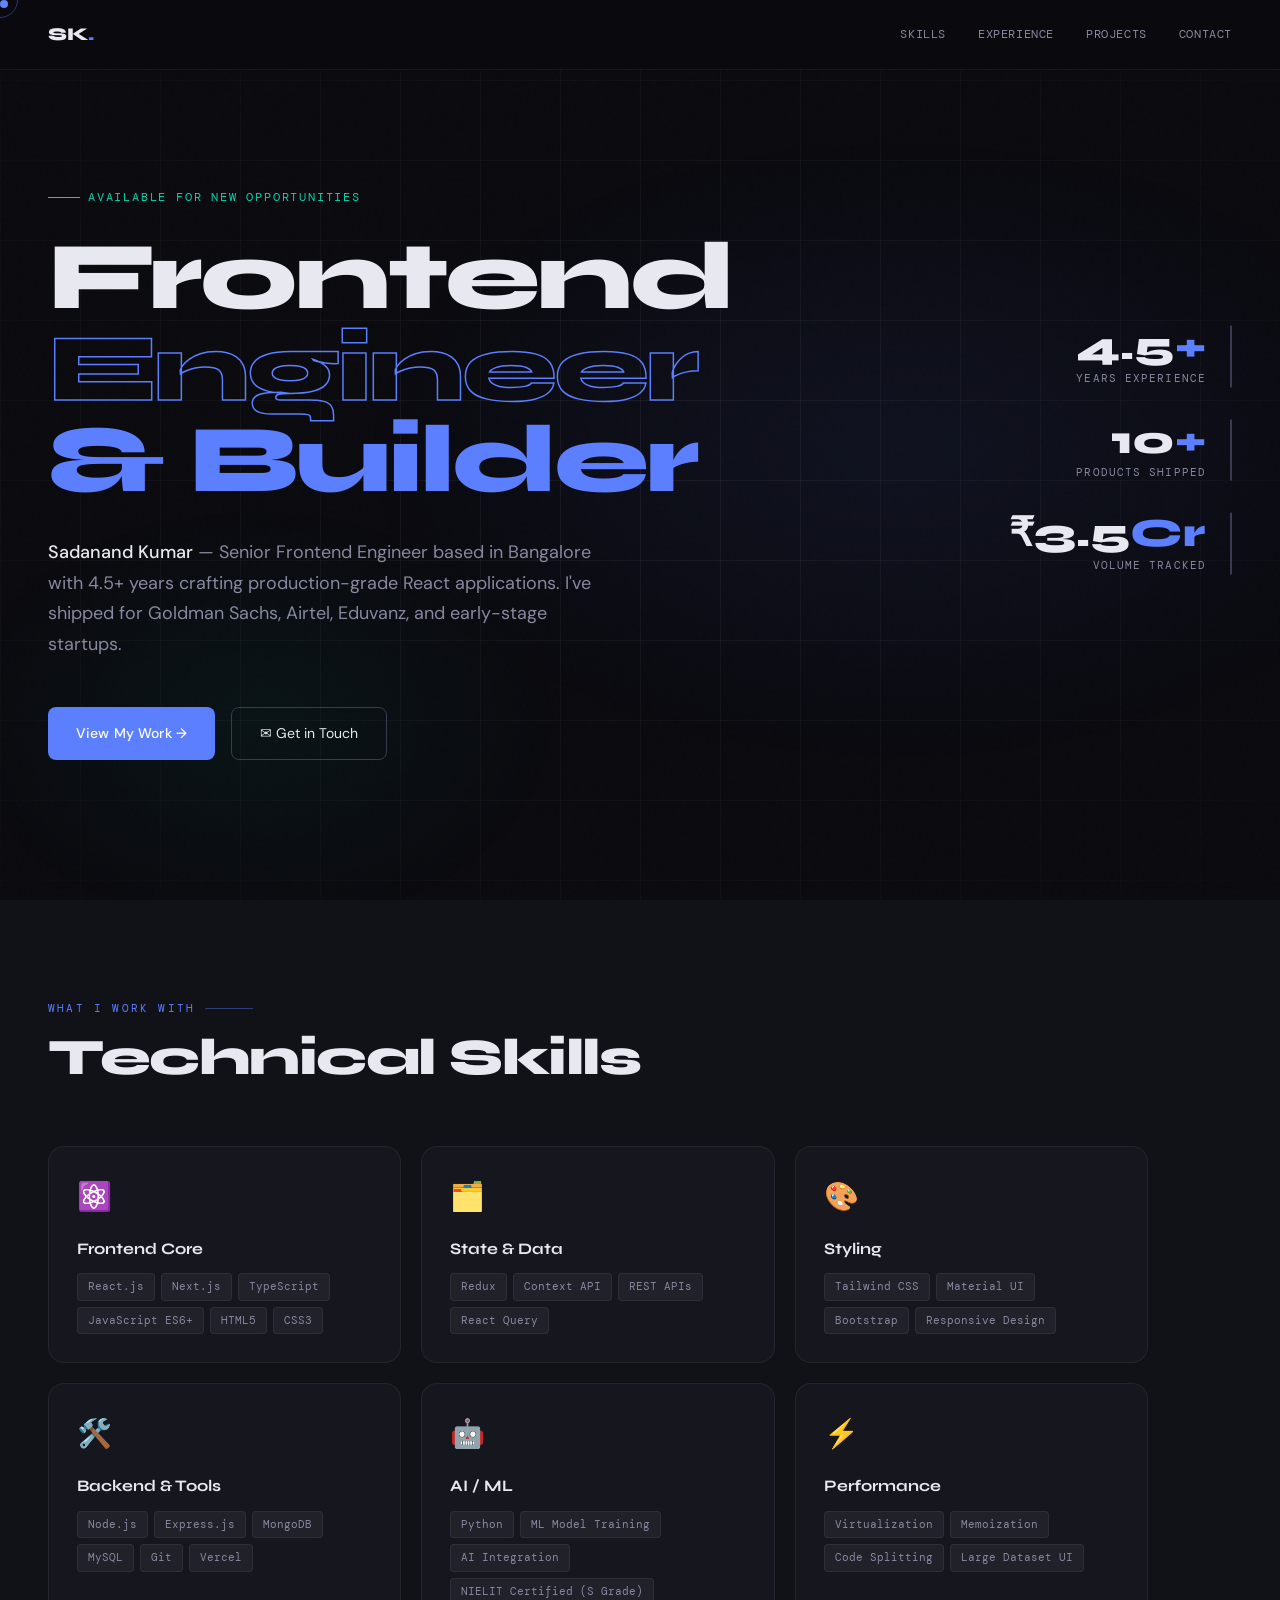
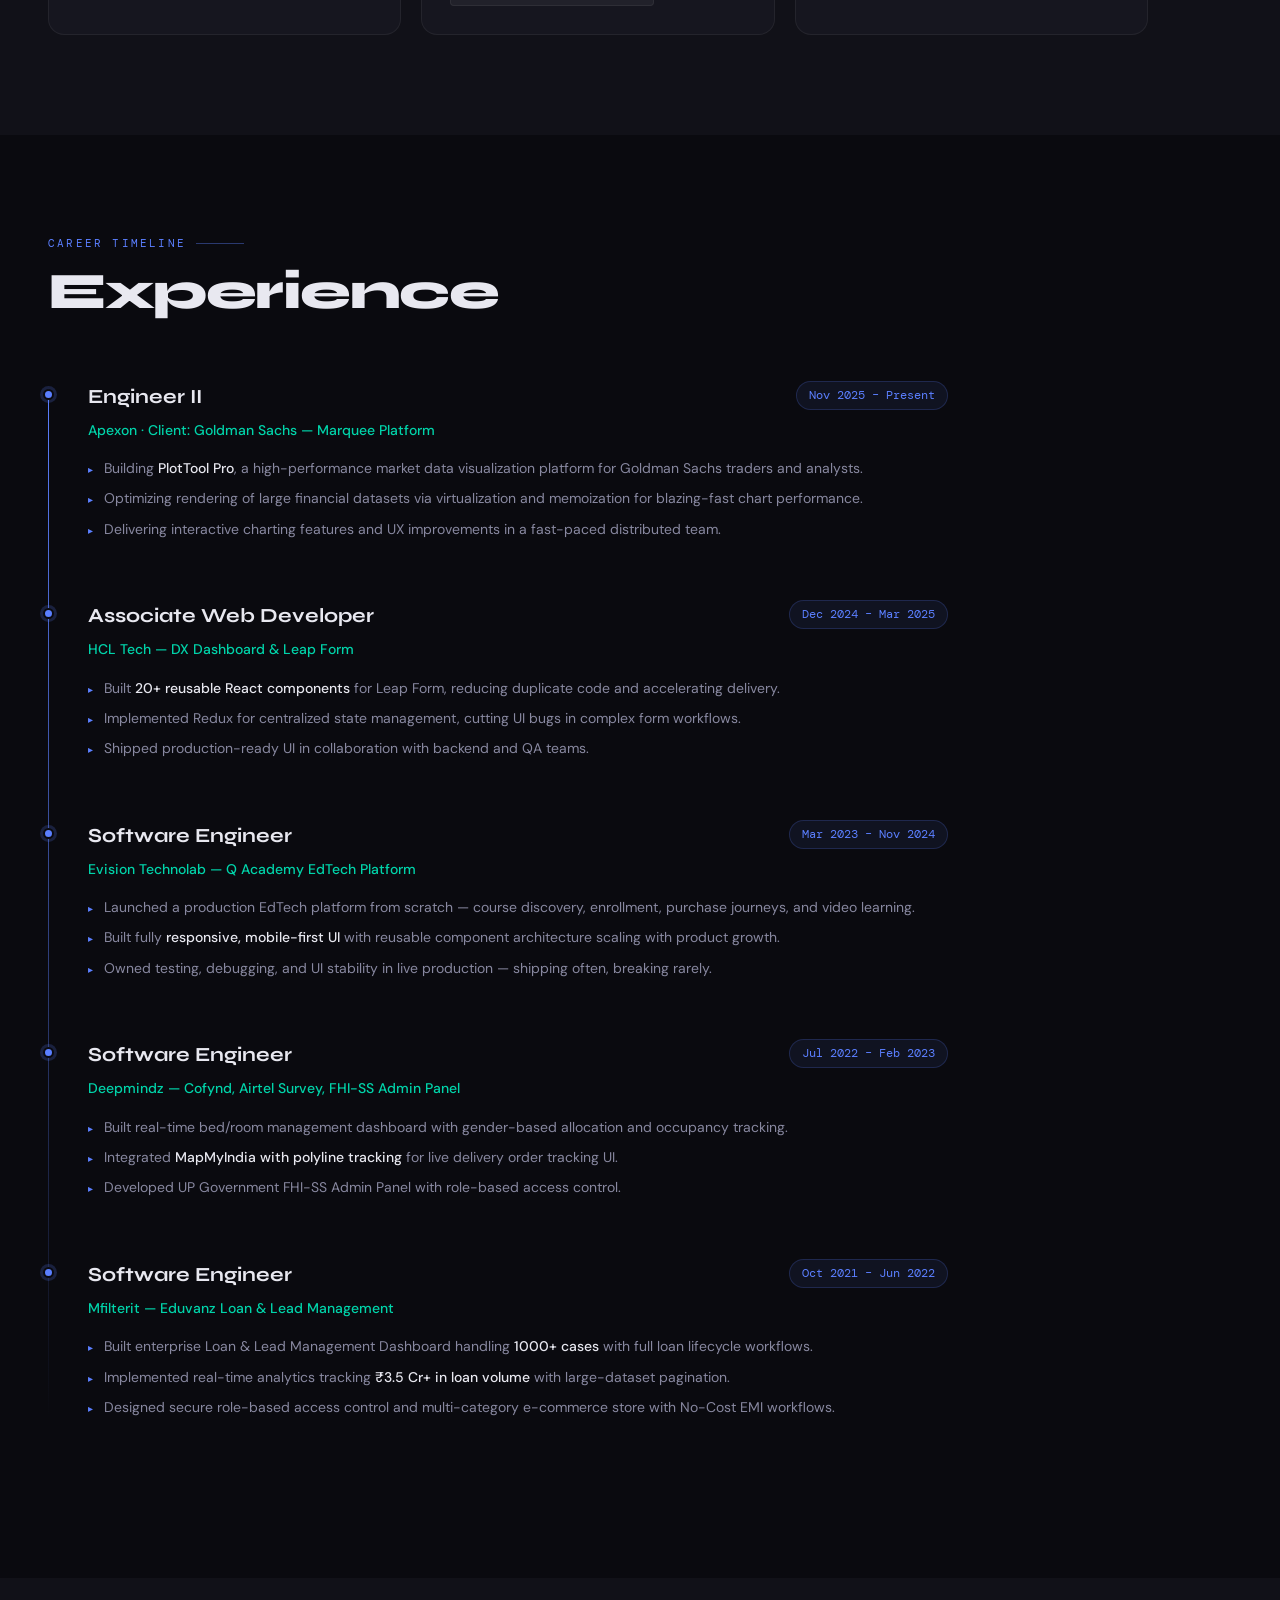
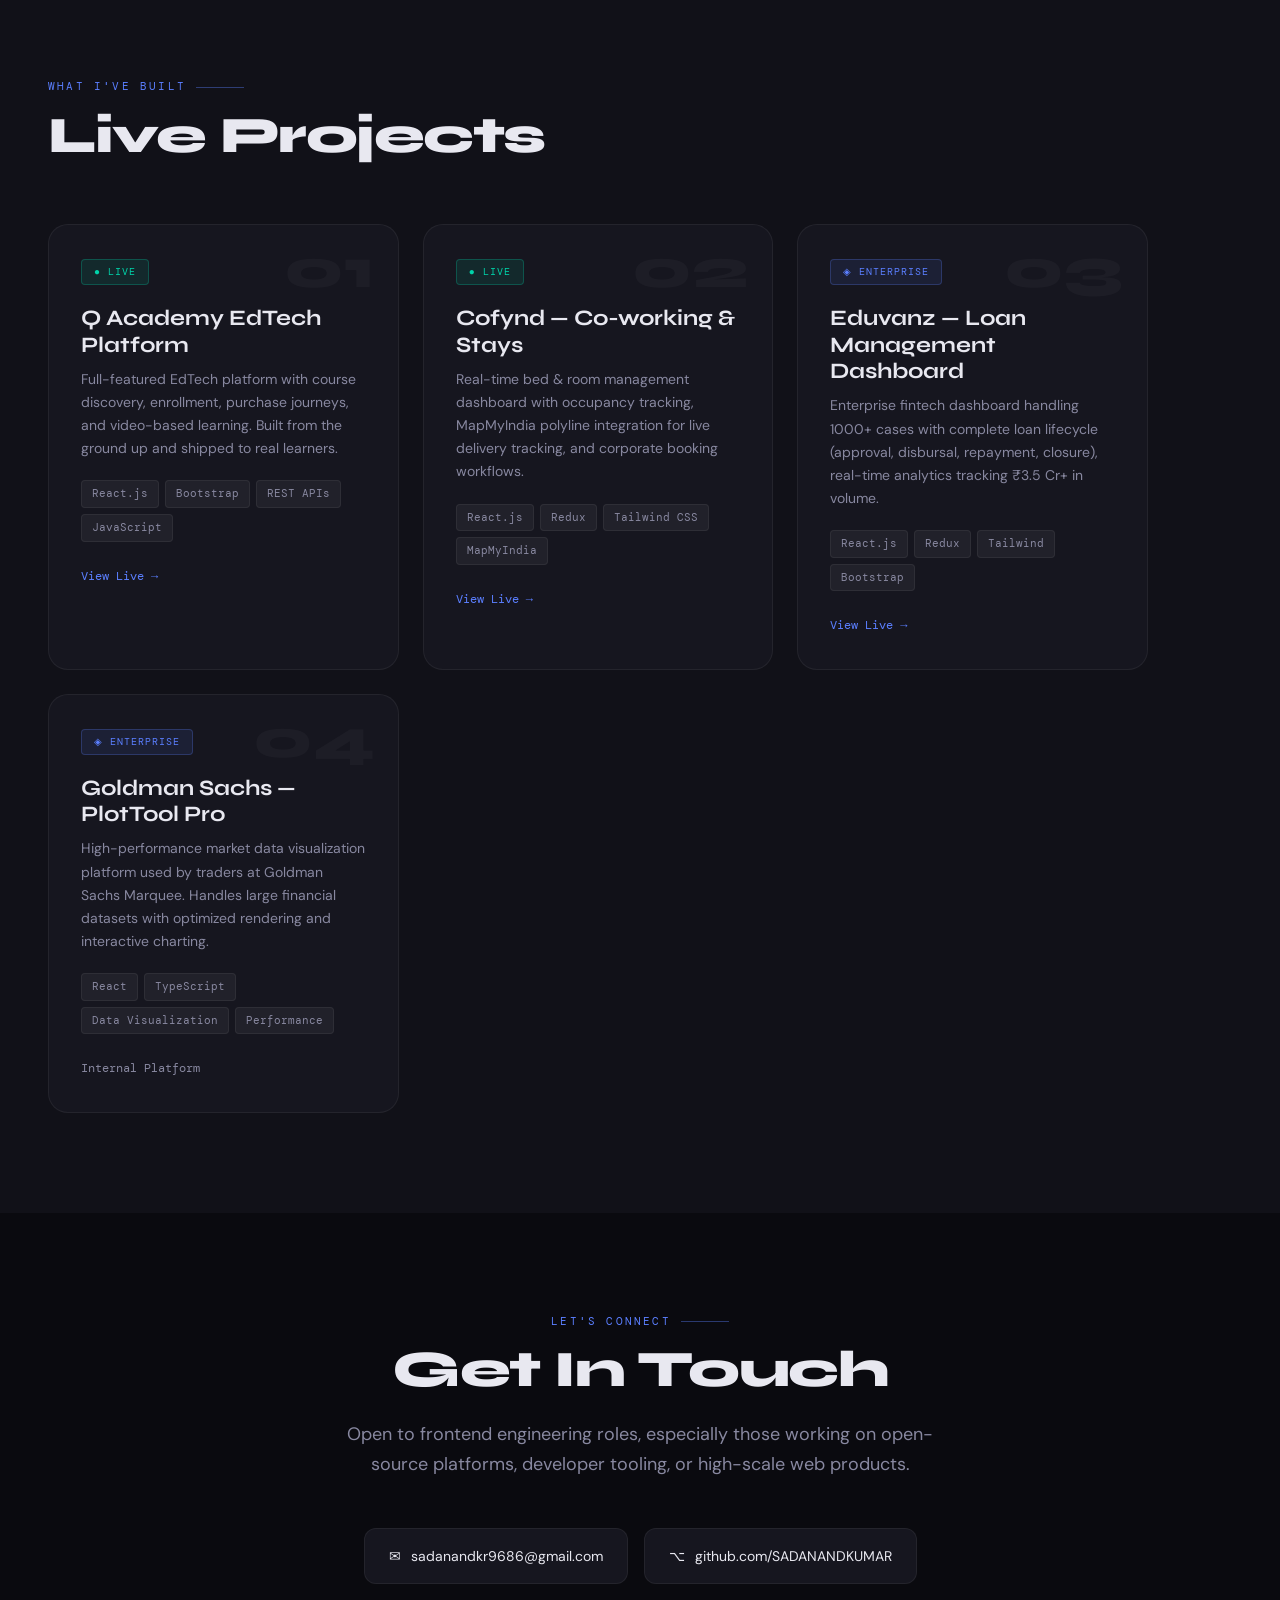
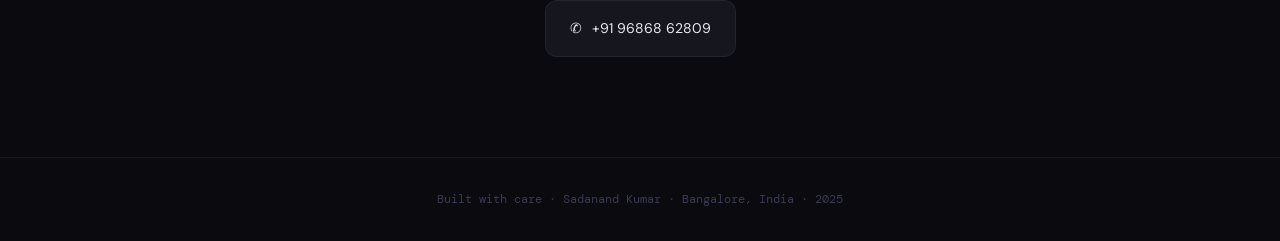
<file: indexOld2.html>
<!DOCTYPE html>
<html lang="en">
<head>
<meta charset="UTF-8">
<meta name="viewport" content="width=device-width, initial-scale=1.0">
<title>Sadanand Kumar — Frontend Engineer</title>
<link href="https://fonts.googleapis.com/css2?family=Syne:wght@400;700;800&family=DM+Mono:ital,wght@0,400;0,500;1,400&family=DM+Sans:ital,wght@0,300;0,400;0,500;1,400&display=swap" rel="stylesheet">
<style>
  :root {
    --bg: #0a0a0f;
    --surface: #111118;
    --card: #16161f;
    --border: #ffffff0f;
    --accent: #5b7fff;
    --accent2: #ff6b6b;
    --accent3: #00d4aa;
    --text: #e8e8f0;
    --muted: #8888a0;
    --faint: #3a3a52;
  }

  *, *::before, *::after { box-sizing: border-box; margin: 0; padding: 0; }

  html { scroll-behavior: smooth; }

  body {
    background: var(--bg);
    color: var(--text);
    font-family: 'DM Sans', sans-serif;
    font-size: 16px;
    line-height: 1.6;
    overflow-x: hidden;
  }

  /* NOISE TEXTURE */
  body::before {
    content: '';
    position: fixed;
    inset: 0;
    background-image: url("data:image/svg+xml,%3Csvg viewBox='0 0 256 256' xmlns='http://www.w3.org/2000/svg'%3E%3Cfilter id='noise'%3E%3CfeTurbulence type='fractalNoise' baseFrequency='0.9' numOctaves='4' stitchTiles='stitch'/%3E%3C/filter%3E%3Crect width='100%25' height='100%25' filter='url(%23noise)' opacity='0.04'/%3E%3C/svg%3E");
    pointer-events: none;
    z-index: 0;
    opacity: 0.4;
  }

  /* NAV */
  nav {
    position: fixed;
    top: 0; left: 0; right: 0;
    z-index: 100;
    display: flex;
    align-items: center;
    justify-content: space-between;
    padding: 20px 48px;
    background: rgba(10,10,15,0.85);
    backdrop-filter: blur(20px);
    border-bottom: 1px solid var(--border);
  }

  .nav-logo {
    font-family: 'Syne', sans-serif;
    font-weight: 800;
    font-size: 18px;
    color: var(--text);
    letter-spacing: -0.5px;
  }

  .nav-logo span { color: var(--accent); }

  .nav-links { display: flex; gap: 32px; }
  .nav-links a {
    font-family: 'DM Mono', monospace;
    font-size: 12px;
    color: var(--muted);
    text-decoration: none;
    letter-spacing: 0.05em;
    text-transform: uppercase;
    transition: color 0.2s;
  }
  .nav-links a:hover { color: var(--accent); }

  /* HERO */
  .hero {
    min-height: 100vh;
    display: flex;
    align-items: center;
    padding: 120px 48px 80px;
    position: relative;
    overflow: hidden;
  }

  .hero-bg {
    position: absolute;
    inset: 0;
    background:
      radial-gradient(ellipse 60% 50% at 70% 50%, rgba(91,127,255,0.07) 0%, transparent 70%),
      radial-gradient(ellipse 40% 40% at 20% 80%, rgba(0,212,170,0.05) 0%, transparent 60%);
  }

  .hero-grid {
    position: absolute;
    inset: 0;
    background-image:
      linear-gradient(var(--border) 1px, transparent 1px),
      linear-gradient(90deg, var(--border) 1px, transparent 1px);
    background-size: 80px 80px;
    mask-image: radial-gradient(ellipse 80% 80% at 50% 50%, black 0%, transparent 100%);
  }

  .hero-content {
    position: relative;
    z-index: 1;
    max-width: 1200px;
    width: 100%;
  }

  .hero-eyebrow {
    display: inline-flex;
    align-items: center;
    gap: 8px;
    font-family: 'DM Mono', monospace;
    font-size: 12px;
    color: var(--accent3);
    letter-spacing: 0.15em;
    text-transform: uppercase;
    margin-bottom: 24px;
    opacity: 0;
    animation: fadeUp 0.6s ease forwards 0.2s;
  }

  .hero-eyebrow::before {
    content: '';
    width: 32px; height: 1px;
    background: var(--accent3);
  }

  h1 {
    font-family: 'Syne', sans-serif;
    font-weight: 800;
    font-size: clamp(52px, 8vw, 96px);
    line-height: 0.95;
    letter-spacing: -3px;
    color: var(--text);
    margin-bottom: 32px;
    opacity: 0;
    animation: fadeUp 0.7s ease forwards 0.35s;
  }

  h1 .accent-word {
    color: transparent;
    -webkit-text-stroke: 1.5px var(--accent);
  }

  h1 .highlight { color: var(--accent); }

  .hero-desc {
    max-width: 560px;
    font-size: 18px;
    color: var(--muted);
    line-height: 1.7;
    margin-bottom: 48px;
    opacity: 0;
    animation: fadeUp 0.7s ease forwards 0.5s;
  }

  .hero-desc strong { color: var(--text); font-weight: 500; }

  .hero-cta {
    display: flex;
    gap: 16px;
    flex-wrap: wrap;
    opacity: 0;
    animation: fadeUp 0.7s ease forwards 0.65s;
  }

  .btn-primary {
    display: inline-flex;
    align-items: center;
    gap: 8px;
    padding: 14px 28px;
    background: var(--accent);
    color: white;
    text-decoration: none;
    font-family: 'DM Sans', sans-serif;
    font-weight: 500;
    font-size: 14px;
    border-radius: 8px;
    transition: all 0.2s;
    letter-spacing: 0.01em;
  }

  .btn-primary:hover {
    background: #7b97ff;
    transform: translateY(-2px);
    box-shadow: 0 8px 32px rgba(91,127,255,0.35);
  }

  .btn-secondary {
    display: inline-flex;
    align-items: center;
    gap: 8px;
    padding: 14px 28px;
    border: 1px solid var(--faint);
    color: var(--text);
    text-decoration: none;
    font-family: 'DM Sans', sans-serif;
    font-weight: 400;
    font-size: 14px;
    border-radius: 8px;
    transition: all 0.2s;
  }

  .btn-secondary:hover {
    border-color: var(--accent);
    color: var(--accent);
    transform: translateY(-2px);
  }

  .hero-stats {
    position: absolute;
    right: 48px;
    top: 50%;
    transform: translateY(-50%);
    display: flex;
    flex-direction: column;
    gap: 32px;
    opacity: 0;
    animation: fadeLeft 0.8s ease forwards 0.8s;
  }

  .stat {
    text-align: right;
    border-right: 2px solid var(--faint);
    padding-right: 24px;
  }

  .stat-num {
    font-family: 'Syne', sans-serif;
    font-weight: 800;
    font-size: 40px;
    color: var(--text);
    line-height: 1;
  }

  .stat-num span { color: var(--accent); }

  .stat-label {
    font-family: 'DM Mono', monospace;
    font-size: 11px;
    color: var(--muted);
    text-transform: uppercase;
    letter-spacing: 0.1em;
    margin-top: 4px;
  }

  /* SECTIONS */
  section {
    padding: 100px 48px;
    position: relative;
    z-index: 1;
  }

  .section-label {
    font-family: 'DM Mono', monospace;
    font-size: 11px;
    color: var(--accent);
    letter-spacing: 0.2em;
    text-transform: uppercase;
    margin-bottom: 12px;
    display: flex;
    align-items: center;
    gap: 10px;
  }

  .section-label::after {
    content: '';
    height: 1px;
    width: 48px;
    background: var(--accent);
    opacity: 0.4;
  }

  h2 {
    font-family: 'Syne', sans-serif;
    font-weight: 800;
    font-size: clamp(32px, 4vw, 52px);
    letter-spacing: -1.5px;
    color: var(--text);
    margin-bottom: 60px;
    line-height: 1.1;
  }

  /* SKILLS */
  .skills-section { background: var(--surface); }

  .skills-grid {
    display: grid;
    grid-template-columns: repeat(auto-fit, minmax(300px, 1fr));
    gap: 20px;
    max-width: 1100px;
  }

  .skill-card {
    background: var(--card);
    border: 1px solid var(--border);
    border-radius: 16px;
    padding: 28px;
    transition: all 0.3s;
    position: relative;
    overflow: hidden;
  }

  .skill-card::before {
    content: '';
    position: absolute;
    top: 0; left: 0; right: 0;
    height: 2px;
    background: var(--card-accent, var(--accent));
    opacity: 0;
    transition: opacity 0.3s;
  }

  .skill-card:hover { border-color: var(--faint); transform: translateY(-4px); }
  .skill-card:hover::before { opacity: 1; }

  .skill-icon {
    font-size: 28px;
    margin-bottom: 16px;
  }

  .skill-title {
    font-family: 'Syne', sans-serif;
    font-weight: 700;
    font-size: 16px;
    color: var(--text);
    margin-bottom: 12px;
  }

  .skill-tags {
    display: flex;
    flex-wrap: wrap;
    gap: 6px;
  }

  .tag {
    font-family: 'DM Mono', monospace;
    font-size: 11px;
    padding: 4px 10px;
    border-radius: 4px;
    background: rgba(255,255,255,0.05);
    color: var(--muted);
    border: 1px solid var(--border);
  }

  /* EXPERIENCE */
  .experience-section { background: var(--bg); }

  .timeline {
    position: relative;
    max-width: 900px;
  }

  .timeline::before {
    content: '';
    position: absolute;
    left: 0;
    top: 8px;
    bottom: 0;
    width: 1px;
    background: linear-gradient(to bottom, var(--accent), transparent);
  }

  .timeline-item {
    padding-left: 40px;
    margin-bottom: 60px;
    position: relative;
    opacity: 0;
    transform: translateY(20px);
    transition: all 0.5s ease;
  }

  .timeline-item.visible { opacity: 1; transform: translateY(0); }

  .timeline-dot {
    position: absolute;
    left: -5px;
    top: 8px;
    width: 11px;
    height: 11px;
    border-radius: 50%;
    background: var(--accent);
    border: 2px solid var(--bg);
    box-shadow: 0 0 0 3px rgba(91,127,255,0.2);
  }

  .exp-header {
    display: flex;
    align-items: flex-start;
    justify-content: space-between;
    gap: 20px;
    flex-wrap: wrap;
    margin-bottom: 6px;
  }

  .exp-title {
    font-family: 'Syne', sans-serif;
    font-weight: 700;
    font-size: 20px;
    color: var(--text);
  }

  .exp-period {
    font-family: 'DM Mono', monospace;
    font-size: 12px;
    color: var(--accent);
    white-space: nowrap;
    padding: 4px 12px;
    background: rgba(91,127,255,0.08);
    border-radius: 20px;
    border: 1px solid rgba(91,127,255,0.2);
  }

  .exp-company {
    font-size: 14px;
    color: var(--accent3);
    margin-bottom: 16px;
    font-weight: 500;
  }

  .exp-bullets {
    list-style: none;
    display: flex;
    flex-direction: column;
    gap: 8px;
  }

  .exp-bullets li {
    font-size: 14px;
    color: var(--muted);
    padding-left: 16px;
    position: relative;
    line-height: 1.6;
  }

  .exp-bullets li::before {
    content: '▸';
    position: absolute;
    left: 0;
    color: var(--accent);
    font-size: 10px;
    top: 5px;
  }

  .exp-bullets li strong { color: var(--text); font-weight: 500; }

  /* PROJECTS */
  .projects-section { background: var(--surface); }

  .projects-grid {
    display: grid;
    grid-template-columns: repeat(auto-fit, minmax(320px, 1fr));
    gap: 24px;
    max-width: 1100px;
  }

  .project-card {
    background: var(--card);
    border: 1px solid var(--border);
    border-radius: 20px;
    padding: 32px;
    transition: all 0.3s;
    position: relative;
    overflow: hidden;
    cursor: pointer;
  }

  .project-card::after {
    content: '';
    position: absolute;
    inset: 0;
    background: linear-gradient(135deg, rgba(91,127,255,0.03), transparent);
    opacity: 0;
    transition: opacity 0.3s;
  }

  .project-card:hover { transform: translateY(-6px); border-color: rgba(91,127,255,0.3); }
  .project-card:hover::after { opacity: 1; }

  .project-num {
    font-family: 'Syne', sans-serif;
    font-weight: 800;
    font-size: 56px;
    color: rgba(255,255,255,0.03);
    position: absolute;
    top: 16px;
    right: 24px;
    line-height: 1;
  }

  .project-badge {
    display: inline-block;
    font-family: 'DM Mono', monospace;
    font-size: 10px;
    letter-spacing: 0.1em;
    text-transform: uppercase;
    padding: 4px 12px;
    border-radius: 4px;
    margin-bottom: 20px;
  }

  .badge-live { background: rgba(0,212,170,0.1); color: var(--accent3); border: 1px solid rgba(0,212,170,0.25); }
  .badge-prod { background: rgba(91,127,255,0.1); color: var(--accent); border: 1px solid rgba(91,127,255,0.25); }

  .project-title {
    font-family: 'Syne', sans-serif;
    font-weight: 700;
    font-size: 22px;
    color: var(--text);
    margin-bottom: 10px;
    line-height: 1.2;
  }

  .project-desc {
    font-size: 14px;
    color: var(--muted);
    line-height: 1.65;
    margin-bottom: 20px;
  }

  .project-stack {
    display: flex;
    flex-wrap: wrap;
    gap: 6px;
    margin-bottom: 20px;
  }

  .project-link {
    display: inline-flex;
    align-items: center;
    gap: 6px;
    font-family: 'DM Mono', monospace;
    font-size: 12px;
    color: var(--accent);
    text-decoration: none;
    transition: gap 0.2s;
  }

  .project-link:hover { gap: 10px; }

  /* CONTACT */
  .contact-section {
    background: var(--bg);
    text-align: center;
  }

  .contact-inner {
    max-width: 600px;
    margin: 0 auto;
  }

  .contact-section h2 { margin-bottom: 20px; }

  .contact-section p {
    color: var(--muted);
    font-size: 18px;
    margin-bottom: 48px;
    line-height: 1.7;
  }

  .contact-links {
    display: flex;
    gap: 16px;
    justify-content: center;
    flex-wrap: wrap;
  }

  .contact-link {
    display: flex;
    align-items: center;
    gap: 10px;
    padding: 16px 24px;
    background: var(--card);
    border: 1px solid var(--border);
    border-radius: 12px;
    text-decoration: none;
    color: var(--text);
    font-size: 14px;
    transition: all 0.2s;
  }

  .contact-link:hover {
    border-color: var(--accent);
    color: var(--accent);
    transform: translateY(-3px);
    box-shadow: 0 8px 24px rgba(91,127,255,0.15);
  }

  /* FOOTER */
  footer {
    text-align: center;
    padding: 32px 48px;
    border-top: 1px solid var(--border);
    font-family: 'DM Mono', monospace;
    font-size: 12px;
    color: var(--faint);
    position: relative;
    z-index: 1;
  }

  /* ANIMATIONS */
  @keyframes fadeUp {
    from { opacity: 0; transform: translateY(24px); }
    to { opacity: 1; transform: translateY(0); }
  }

  @keyframes fadeLeft {
    from { opacity: 0; transform: translateX(24px) translateY(-50%); }
    to { opacity: 1; transform: translateX(0) translateY(-50%); }
  }

  /* CURSOR DOT */
  .cursor {
    width: 8px; height: 8px;
    background: var(--accent);
    border-radius: 50%;
    position: fixed;
    pointer-events: none;
    z-index: 9999;
    transition: transform 0.1s;
    mix-blend-mode: screen;
  }

  .cursor-ring {
    width: 36px; height: 36px;
    border: 1px solid rgba(91,127,255,0.4);
    border-radius: 50%;
    position: fixed;
    pointer-events: none;
    z-index: 9998;
    transition: all 0.12s ease;
  }

  @media (max-width: 768px) {
    nav { padding: 16px 24px; }
    .nav-links { display: none; }
    section { padding: 60px 24px; }
    .hero { padding: 100px 24px 60px; }
    .hero-stats { display: none; }
    h1 { letter-spacing: -2px; }
    .timeline::before { display: none; }
    .timeline-item { padding-left: 0; }
    .timeline-dot { display: none; }
    .cursor, .cursor-ring { display: none; }
  }
</style>
</head>
<body>

<div class="cursor" id="cursor"></div>
<div class="cursor-ring" id="cursorRing"></div>

<!-- NAV -->
<nav>
  <div class="nav-logo">SK<span>.</span></div>
  <div class="nav-links">
    <a href="#skills">Skills</a>
    <a href="#experience">Experience</a>
    <a href="#projects">Projects</a>
    <a href="#contact">Contact</a>
  </div>
</nav>

<!-- HERO -->
<section class="hero">
  <div class="hero-bg"></div>
  <div class="hero-grid"></div>
  <div class="hero-content">
    <div class="hero-eyebrow">Available for new opportunities</div>
    <h1>
      Frontend<br>
      <span class="accent-word">Engineer</span><br>
      <span class="highlight">& Builder</span>
    </h1>
    <p class="hero-desc">
      <strong>Sadanand Kumar</strong> — Senior Frontend Engineer based in Bangalore with 4.5+ years crafting production-grade React applications. I've shipped for Goldman Sachs, Airtel, Eduvanz, and early-stage startups.
    </p>
    <div class="hero-cta">
      <a href="#projects" class="btn-primary">View My Work →</a>
      <a href="mailto:sadanandkr9686@gmail.com" class="btn-secondary">✉ Get in Touch</a>
    </div>
  </div>

  <div class="hero-stats">
    <div class="stat">
      <div class="stat-num">4.5<span>+</span></div>
      <div class="stat-label">Years Experience</div>
    </div>
    <div class="stat">
      <div class="stat-num">10<span>+</span></div>
      <div class="stat-label">Products Shipped</div>
    </div>
    <div class="stat">
      <div class="stat-num">₹3.5<span>Cr</span></div>
      <div class="stat-label">Volume Tracked</div>
    </div>
  </div>
</section>

<!-- SKILLS -->
<section class="skills-section" id="skills">
  <div class="section-label">What I work with</div>
  <h2>Technical Skills</h2>
  <div class="skills-grid">
    <div class="skill-card" style="--card-accent: #5b7fff">
      <div class="skill-icon">⚛️</div>
      <div class="skill-title">Frontend Core</div>
      <div class="skill-tags">
        <span class="tag">React.js</span>
        <span class="tag">Next.js</span>
        <span class="tag">TypeScript</span>
        <span class="tag">JavaScript ES6+</span>
        <span class="tag">HTML5</span>
        <span class="tag">CSS3</span>
      </div>
    </div>
    <div class="skill-card" style="--card-accent: #00d4aa">
      <div class="skill-icon">🗂️</div>
      <div class="skill-title">State & Data</div>
      <div class="skill-tags">
        <span class="tag">Redux</span>
        <span class="tag">Context API</span>
        <span class="tag">REST APIs</span>
        <span class="tag">React Query</span>
      </div>
    </div>
    <div class="skill-card" style="--card-accent: #ff6b6b">
      <div class="skill-icon">🎨</div>
      <div class="skill-title">Styling</div>
      <div class="skill-tags">
        <span class="tag">Tailwind CSS</span>
        <span class="tag">Material UI</span>
        <span class="tag">Bootstrap</span>
        <span class="tag">Responsive Design</span>
      </div>
    </div>
    <div class="skill-card" style="--card-accent: #f7b731">
      <div class="skill-icon">🛠️</div>
      <div class="skill-title">Backend & Tools</div>
      <div class="skill-tags">
        <span class="tag">Node.js</span>
        <span class="tag">Express.js</span>
        <span class="tag">MongoDB</span>
        <span class="tag">MySQL</span>
        <span class="tag">Git</span>
        <span class="tag">Vercel</span>
      </div>
    </div>
    <div class="skill-card" style="--card-accent: #a55eea">
      <div class="skill-icon">🤖</div>
      <div class="skill-title">AI / ML</div>
      <div class="skill-tags">
        <span class="tag">Python</span>
        <span class="tag">ML Model Training</span>
        <span class="tag">AI Integration</span>
        <span class="tag">NIELIT Certified (S Grade)</span>
      </div>
    </div>
    <div class="skill-card" style="--card-accent: #45aaf2">
      <div class="skill-icon">⚡</div>
      <div class="skill-title">Performance</div>
      <div class="skill-tags">
        <span class="tag">Virtualization</span>
        <span class="tag">Memoization</span>
        <span class="tag">Code Splitting</span>
        <span class="tag">Large Dataset UI</span>
      </div>
    </div>
  </div>
</section>

<!-- EXPERIENCE -->
<section class="experience-section" id="experience">
  <div class="section-label">Career timeline</div>
  <h2>Experience</h2>
  <div class="timeline">

    <div class="timeline-item">
      <div class="timeline-dot"></div>
      <div class="exp-header">
        <div class="exp-title">Engineer II</div>
        <div class="exp-period">Nov 2025 – Present</div>
      </div>
      <div class="exp-company">Apexon · Client: Goldman Sachs — Marquee Platform</div>
      <ul class="exp-bullets">
        <li>Building <strong>PlotTool Pro</strong>, a high-performance market data visualization platform for Goldman Sachs traders and analysts.</li>
        <li>Optimizing rendering of large financial datasets via virtualization and memoization for blazing-fast chart performance.</li>
        <li>Delivering interactive charting features and UX improvements in a fast-paced distributed team.</li>
      </ul>
    </div>

    <div class="timeline-item">
      <div class="timeline-dot"></div>
      <div class="exp-header">
        <div class="exp-title">Associate Web Developer</div>
        <div class="exp-period">Dec 2024 – Mar 2025</div>
      </div>
      <div class="exp-company">HCL Tech — DX Dashboard & Leap Form</div>
      <ul class="exp-bullets">
        <li>Built <strong>20+ reusable React components</strong> for Leap Form, reducing duplicate code and accelerating delivery.</li>
        <li>Implemented Redux for centralized state management, cutting UI bugs in complex form workflows.</li>
        <li>Shipped production-ready UI in collaboration with backend and QA teams.</li>
      </ul>
    </div>

    <div class="timeline-item">
      <div class="timeline-dot"></div>
      <div class="exp-header">
        <div class="exp-title">Software Engineer</div>
        <div class="exp-period">Mar 2023 – Nov 2024</div>
      </div>
      <div class="exp-company">Evision Technolab — Q Academy EdTech Platform</div>
      <ul class="exp-bullets">
        <li>Launched a production EdTech platform from scratch — course discovery, enrollment, purchase journeys, and video learning.</li>
        <li>Built fully <strong>responsive, mobile-first UI</strong> with reusable component architecture scaling with product growth.</li>
        <li>Owned testing, debugging, and UI stability in live production — shipping often, breaking rarely.</li>
      </ul>
    </div>

    <div class="timeline-item">
      <div class="timeline-dot"></div>
      <div class="exp-header">
        <div class="exp-title">Software Engineer</div>
        <div class="exp-period">Jul 2022 – Feb 2023</div>
      </div>
      <div class="exp-company">Deepmindz — Cofynd, Airtel Survey, FHI-SS Admin Panel</div>
      <ul class="exp-bullets">
        <li>Built real-time bed/room management dashboard with gender-based allocation and occupancy tracking.</li>
        <li>Integrated <strong>MapMyIndia with polyline tracking</strong> for live delivery order tracking UI.</li>
        <li>Developed UP Government FHI-SS Admin Panel with role-based access control.</li>
      </ul>
    </div>

    <div class="timeline-item">
      <div class="timeline-dot"></div>
      <div class="exp-header">
        <div class="exp-title">Software Engineer</div>
        <div class="exp-period">Oct 2021 – Jun 2022</div>
      </div>
      <div class="exp-company">Mfilterit — Eduvanz Loan & Lead Management</div>
      <ul class="exp-bullets">
        <li>Built enterprise Loan & Lead Management Dashboard handling <strong>1000+ cases</strong> with full loan lifecycle workflows.</li>
        <li>Implemented real-time analytics tracking <strong>₹3.5 Cr+ in loan volume</strong> with large-dataset pagination.</li>
        <li>Designed secure role-based access control and multi-category e-commerce store with No-Cost EMI workflows.</li>
      </ul>
    </div>

  </div>
</section>

<!-- PROJECTS -->
<section class="projects-section" id="projects">
  <div class="section-label">What I've built</div>
  <h2>Live Projects</h2>
  <div class="projects-grid">

    <div class="project-card">
      <div class="project-num">01</div>
      <div class="project-badge badge-live">● Live</div>
      <div class="project-title">Q Academy EdTech Platform</div>
      <p class="project-desc">Full-featured EdTech platform with course discovery, enrollment, purchase journeys, and video-based learning. Built from the ground up and shipped to real learners.</p>
      <div class="project-stack">
        <span class="tag">React.js</span>
        <span class="tag">Bootstrap</span>
        <span class="tag">REST APIs</span>
        <span class="tag">JavaScript</span>
      </div>
      <a href="https://qacademy.tech/in" target="_blank" class="project-link">View Live →</a>
    </div>

    <div class="project-card">
      <div class="project-num">02</div>
      <div class="project-badge badge-live">● Live</div>
      <div class="project-title">Cofynd — Co-working & Stays</div>
      <p class="project-desc">Real-time bed & room management dashboard with occupancy tracking, MapMyIndia polyline integration for live delivery tracking, and corporate booking workflows.</p>
      <div class="project-stack">
        <span class="tag">React.js</span>
        <span class="tag">Redux</span>
        <span class="tag">Tailwind CSS</span>
        <span class="tag">MapMyIndia</span>
            </div>
      <a href="https://cofynd.com" target="_blank" class="project-link">View Live →</a>
    </div>

    <div class="project-card">
      <div class="project-num">03</div>
      <div class="project-badge badge-prod">◈ Enterprise</div>
      <div class="project-title">Eduvanz — Loan Management Dashboard</div>
      <p class="project-desc">Enterprise fintech dashboard handling 1000+ cases with complete loan lifecycle (approval, disbursal, repayment, closure), real-time analytics tracking ₹3.5 Cr+ in volume.</p>
      <div class="project-stack">
        <span class="tag">React.js</span>
        <span class="tag">Redux</span>
        <span class="tag">Tailwind</span>
        <span class="tag">Bootstrap</span>
      </div>
      <a href="https://eduvanz.com" target="_blank" class="project-link">View Live →</a>
    </div>

    <div class="project-card">
      <div class="project-num">04</div>
      <div class="project-badge badge-prod">◈ Enterprise</div>
      <div class="project-title">Goldman Sachs — PlotTool Pro</div>
      <p class="project-desc">High-performance market data visualization platform used by traders at Goldman Sachs Marquee. Handles large financial datasets with optimized rendering and interactive charting.</p>
      <div class="project-stack">
        <span class="tag">React</span>
        <span class="tag">TypeScript</span>
        <span class="tag">Data Visualization</span>
        <span class="tag">Performance</span>
      </div>
      <span class="project-link" style="color: var(--muted); cursor: default;">Internal Platform</span>
    </div>

  </div>
</section>

<!-- CONTACT -->
<section class="contact-section" id="contact">
  <div class="contact-inner">
    <div class="section-label" style="justify-content: center;">Let's connect</div>
    <h2>Get In Touch</h2>
    <p>Open to frontend engineering roles, especially those working on open-source platforms, developer tooling, or high-scale web products.</p>
    <div class="contact-links">
      <a href="mailto:sadanandkr9686@gmail.com" class="contact-link">
        <span>✉</span> sadanandkr9686@gmail.com
      </a>
      <a href="https://github.com/SADANANDKUMAR" target="_blank" class="contact-link">
        <span>⌥</span> github.com/SADANANDKUMAR
      </a>
      <a href="tel:+919686862809" class="contact-link">
        <span>✆</span> +91 96868 62809
      </a>
    </div>
  </div>
</section>

<footer>
  Built with care · Sadanand Kumar · Bangalore, India · 2025
</footer>

<script>
  // Custom cursor
  const cursor = document.getElementById('cursor');
  const ring = document.getElementById('cursorRing');
  let mx = 0, my = 0, rx = 0, ry = 0;

  document.addEventListener('mousemove', e => {
    mx = e.clientX; my = e.clientY;
    cursor.style.left = mx - 4 + 'px';
    cursor.style.top = my - 4 + 'px';
  });

  function animateRing() {
    rx += (mx - rx) * 0.12;
    ry += (my - ry) * 0.12;
    ring.style.left = rx - 18 + 'px';
    ring.style.top = ry - 18 + 'px';
    requestAnimationFrame(animateRing);
  }
  animateRing();

  // Scroll reveal for timeline
  const observer = new IntersectionObserver(entries => {
    entries.forEach(e => { if (e.isIntersecting) e.target.classList.add('visible'); });
  }, { threshold: 0.15 });

  document.querySelectorAll('.timeline-item').forEach(el => observer.observe(el));

  // Hover on cards — enlarge cursor ring
  document.querySelectorAll('.skill-card, .project-card, .contact-link, .btn-primary, .btn-secondary').forEach(el => {
    el.addEventListener('mouseenter', () => { ring.style.transform = 'scale(2)'; ring.style.borderColor = 'rgba(91,127,255,0.6)'; });
    el.addEventListener('mouseleave', () => { ring.style.transform = 'scale(1)'; ring.style.borderColor = 'rgba(91,127,255,0.4)'; });
  });
</script>
</body>
</html>
</file>
